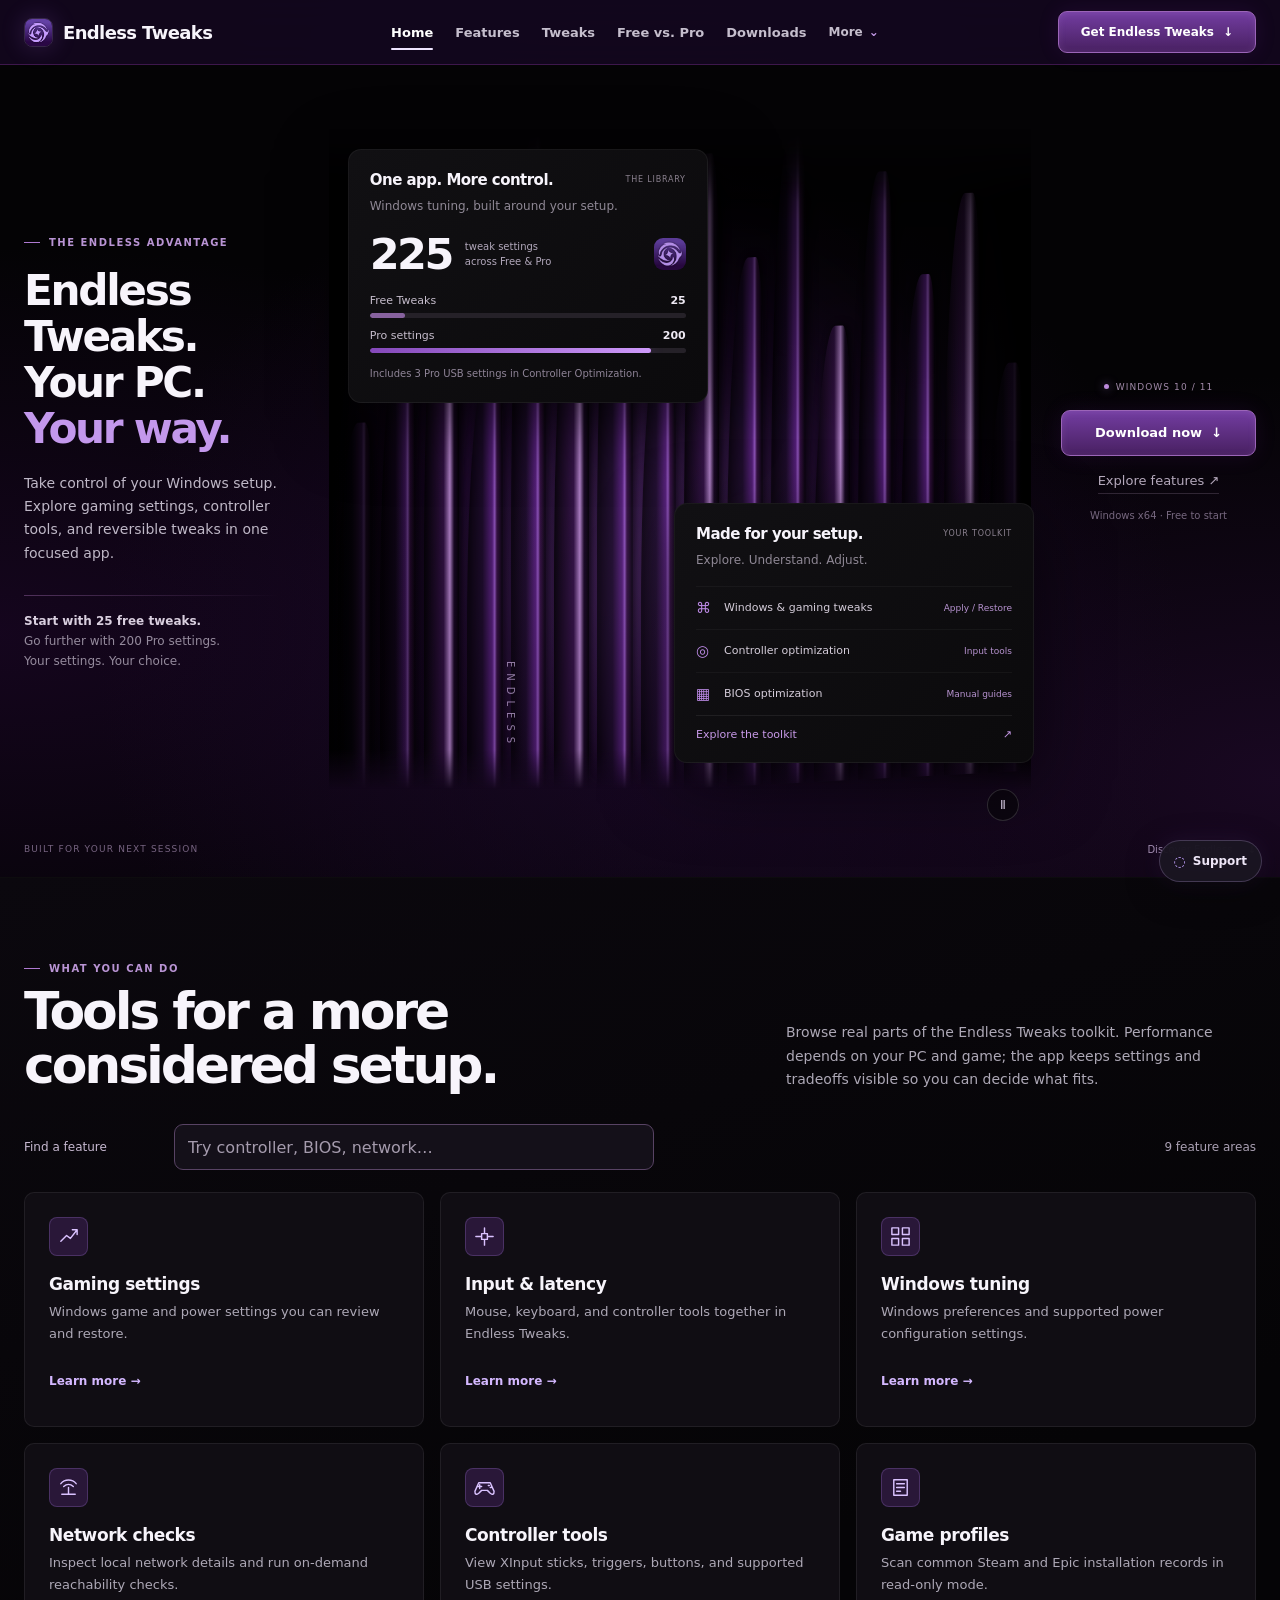
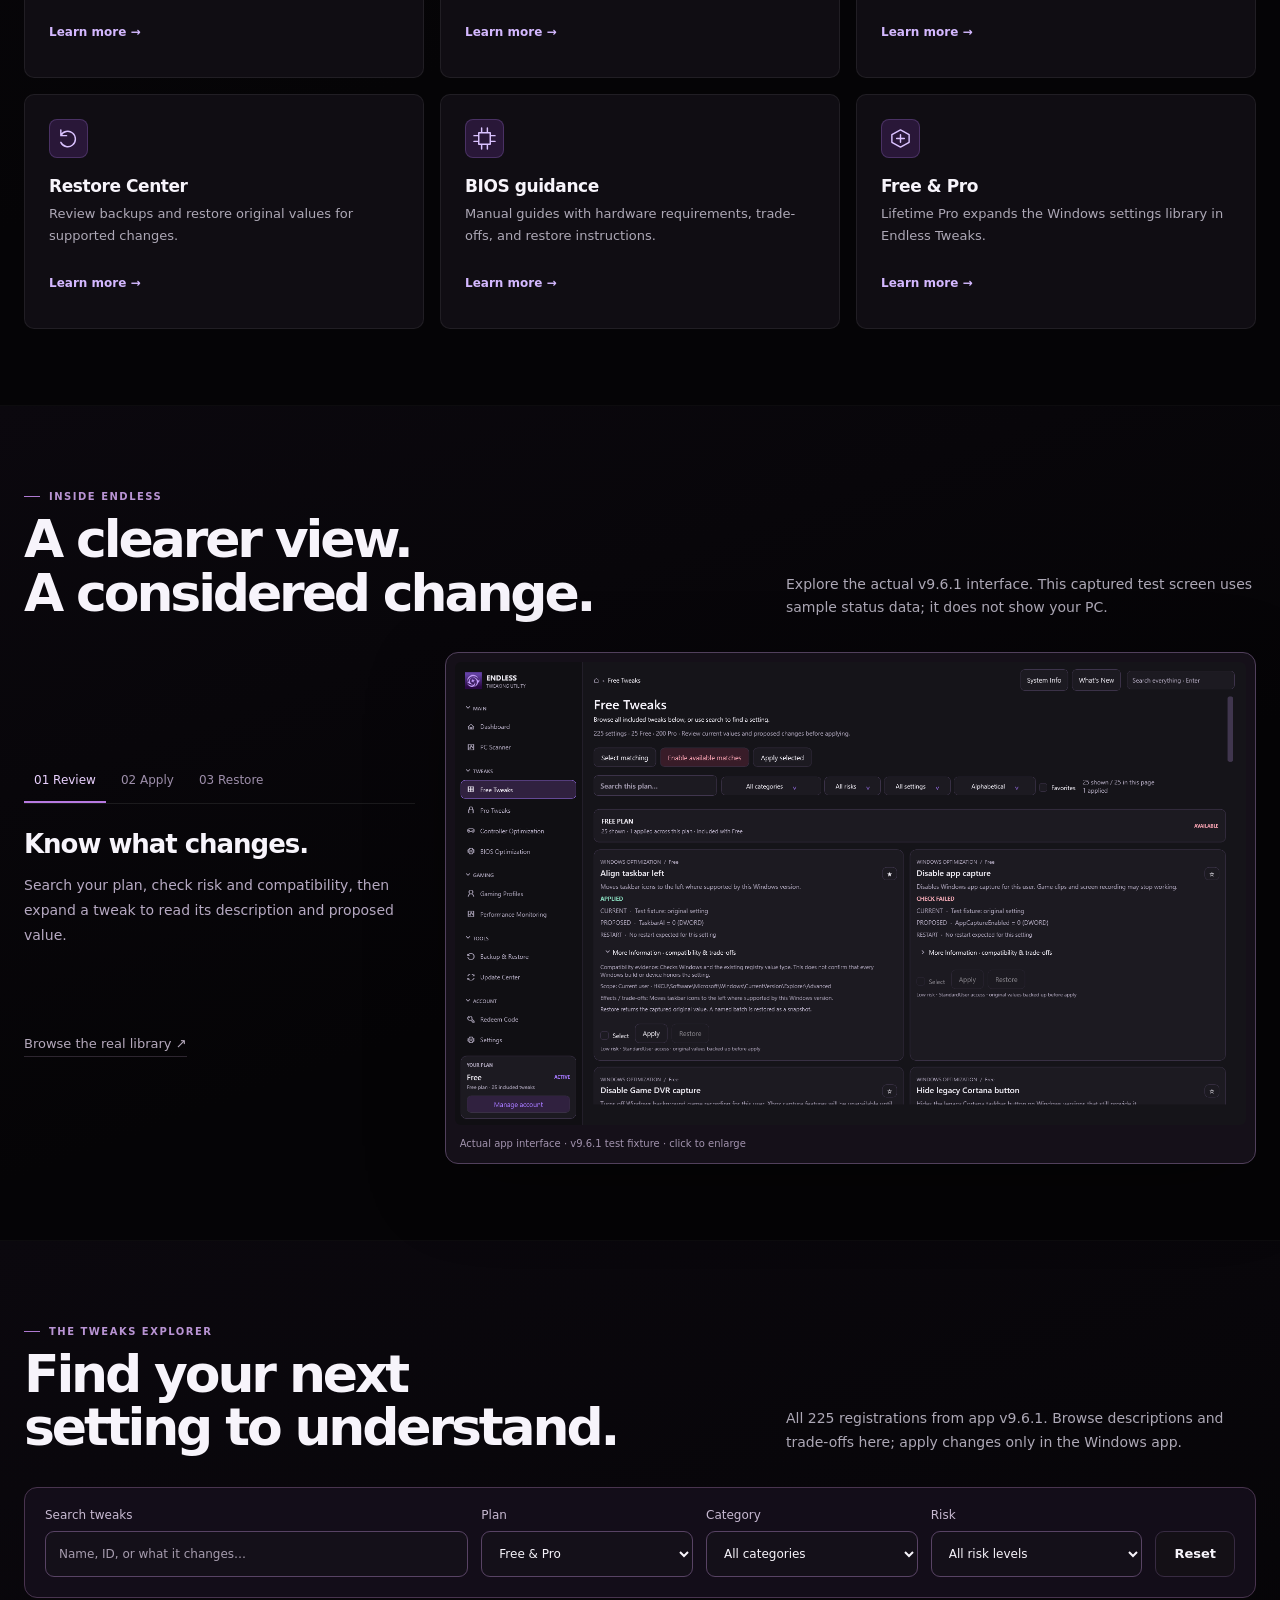
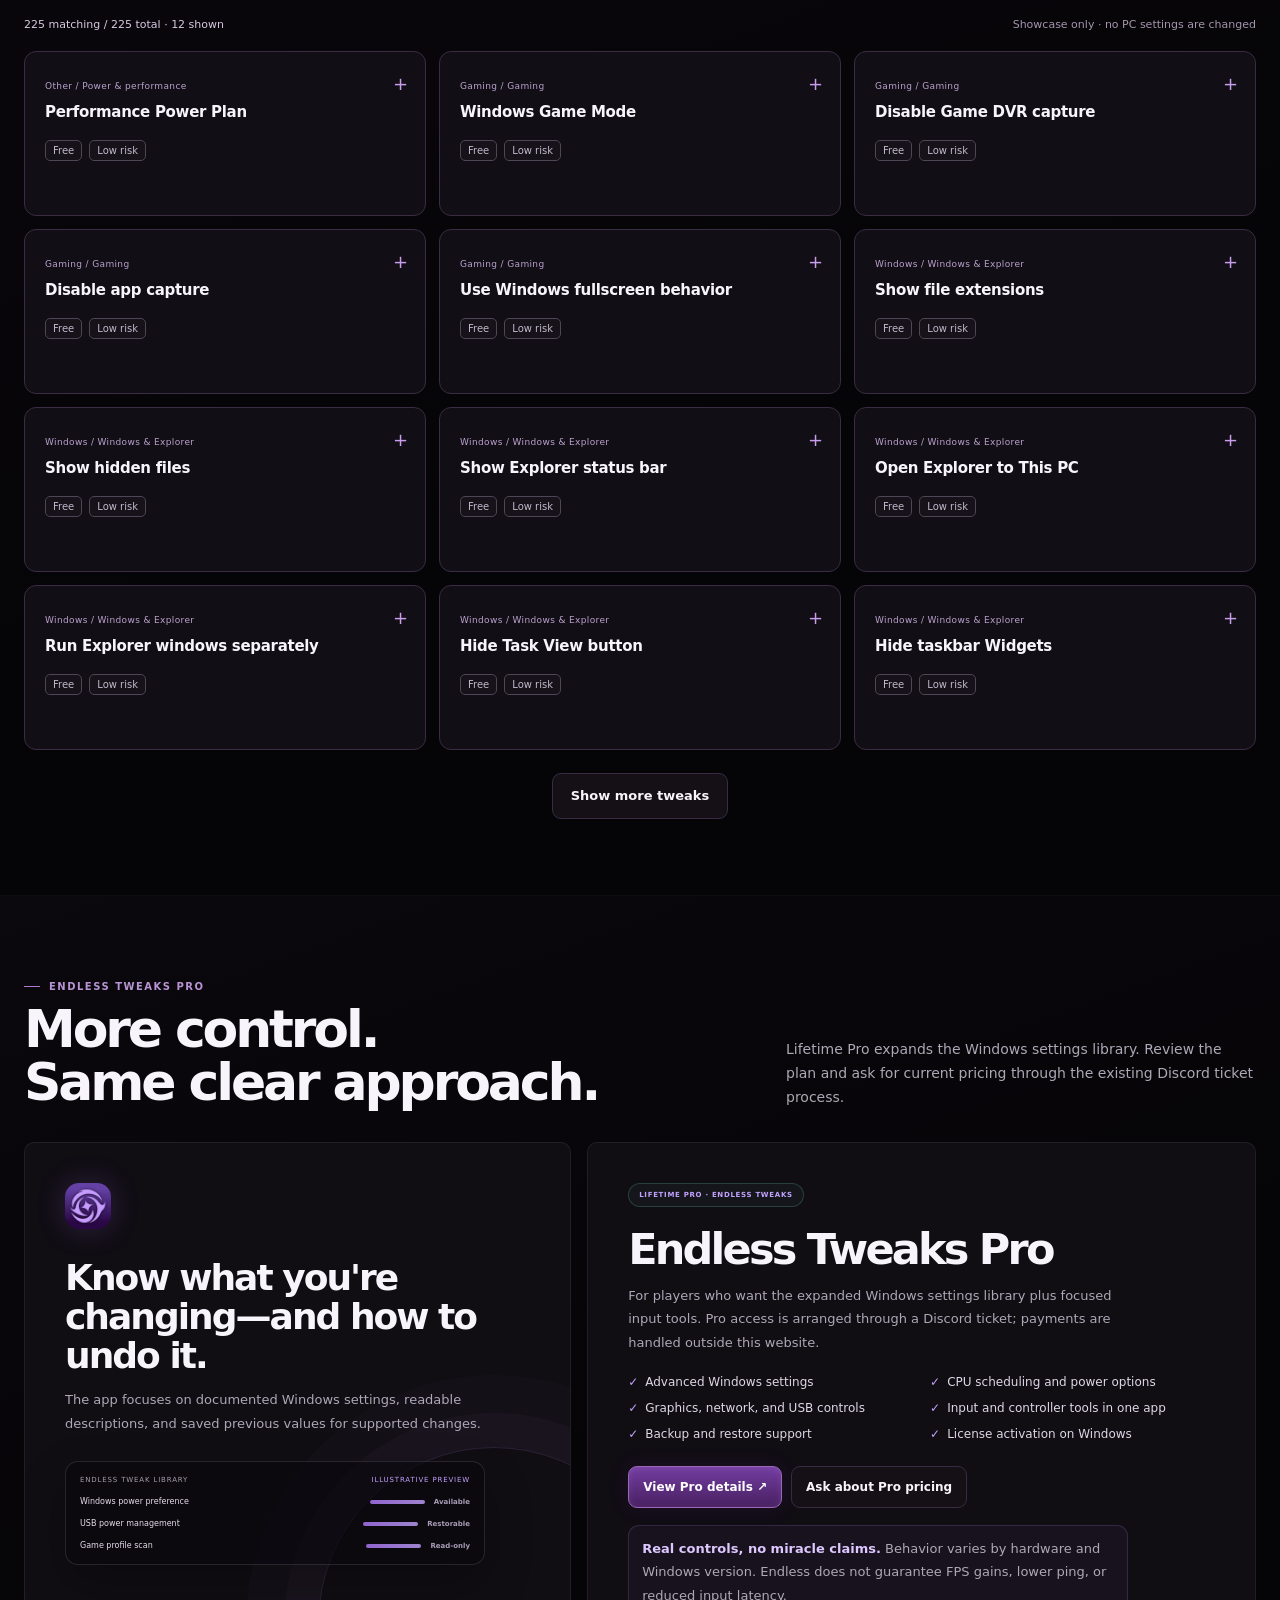
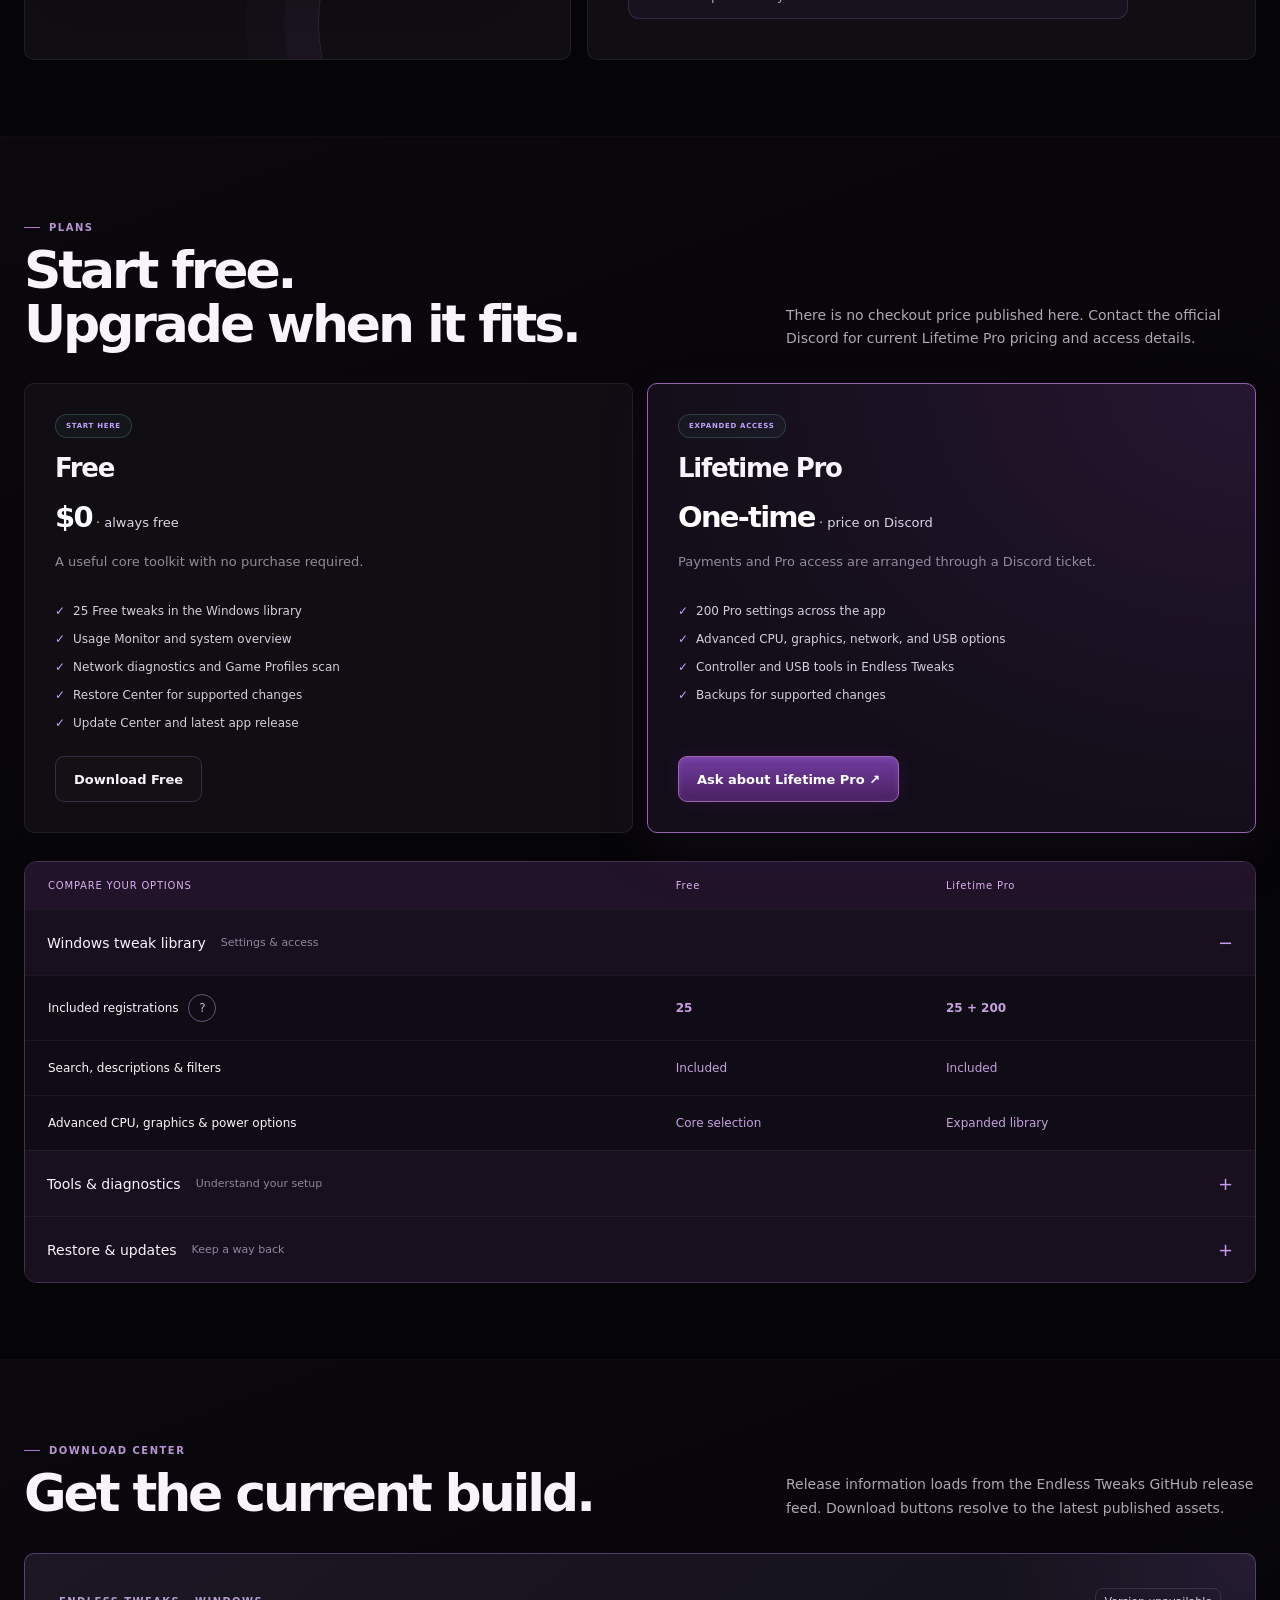
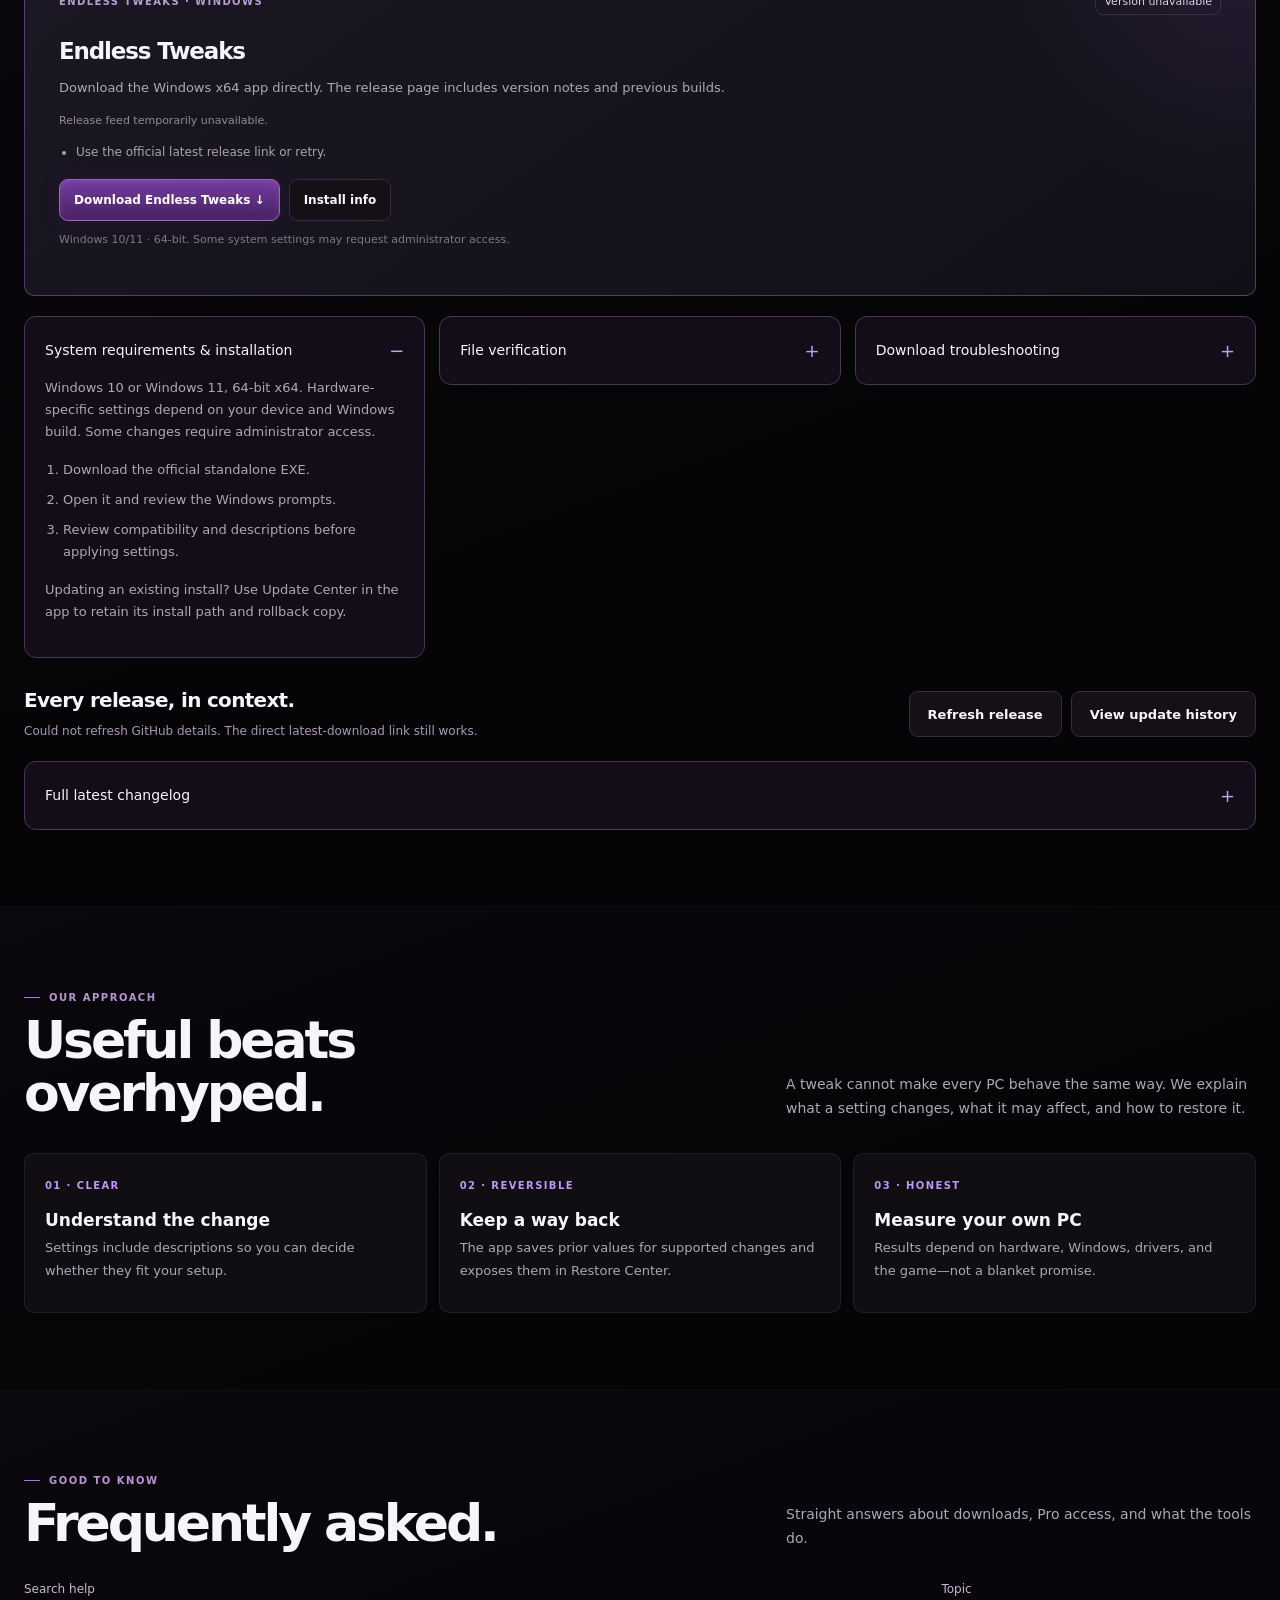
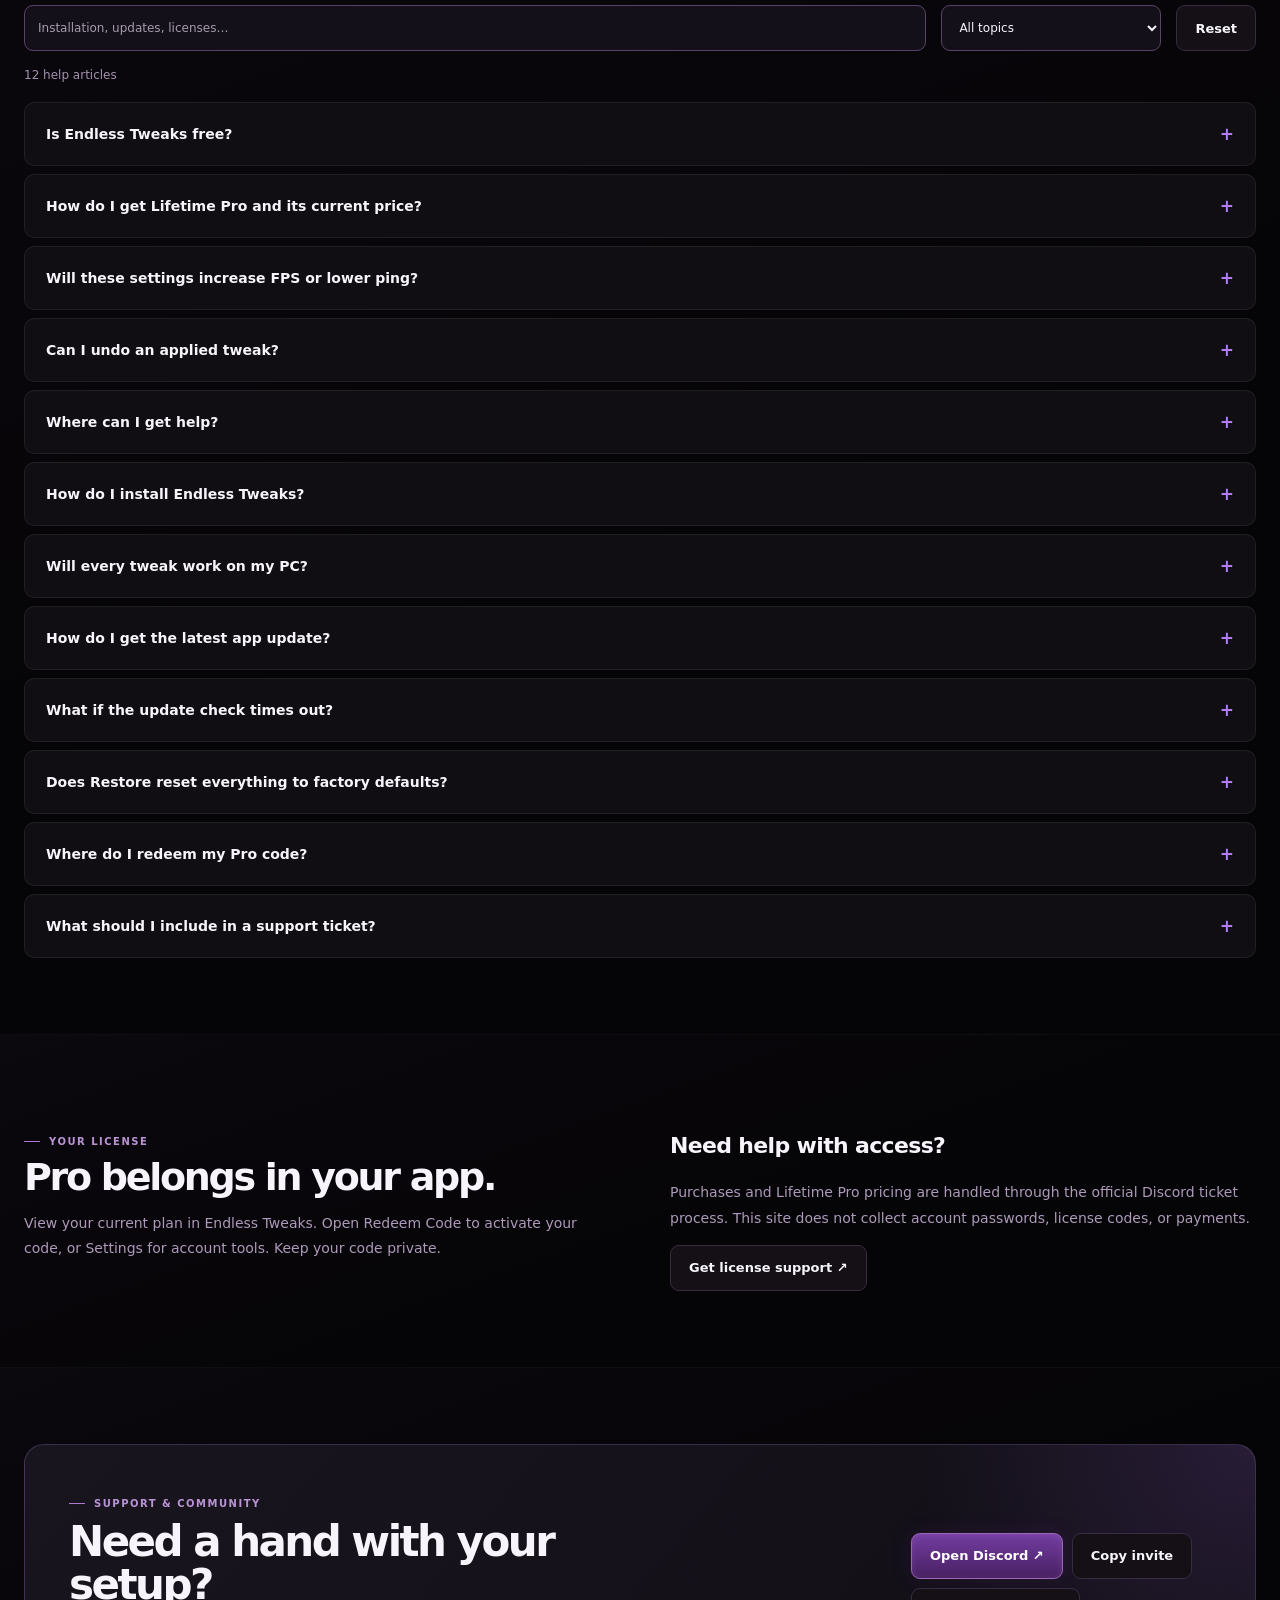
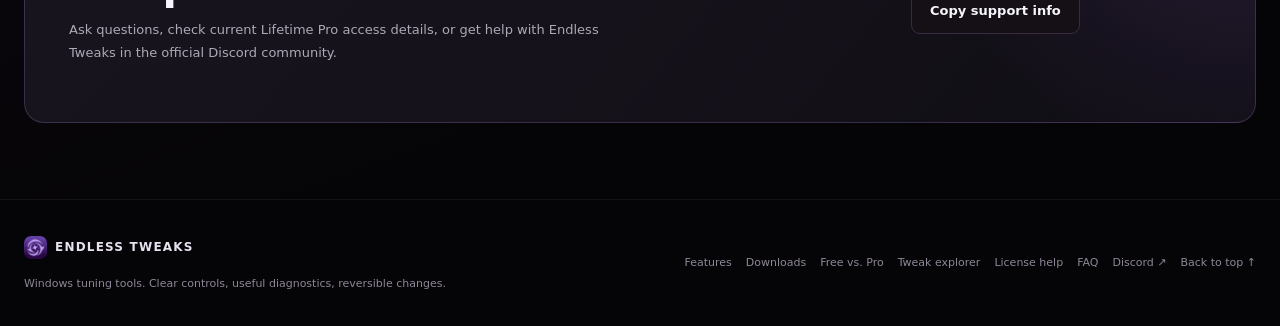
<file: index.html>
<!doctype html>
<html lang="en">
<head>
  <meta charset="utf-8">
  <meta name="viewport" content="width=device-width, initial-scale=1">
  <meta name="theme-color" content="#100919">
  <link rel="canonical" href="https://endlesstweaks.github.io/endless-site/">
  <link rel="icon" type="image/png" href="endless-logo-purple.png">
  <meta name="twitter:card" content="summary">
  <meta property="og:url" content="https://endlesstweaks.github.io/endless-site/">
  <meta name="description" content="Endless Tweaks gives PC players clear Windows tuning tools, reversible settings, system insights, and controller diagnostics.">
  <meta property="og:type" content="website">
  <meta property="og:title" content="Endless Tweaks — Play sharp. Stay in control.">
  <meta property="og:description" content="A practical Windows toolkit for gaming settings, system insight, and responsive inputs.">
  <meta property="og:image" content="https://endlesstweaks.github.io/endless-site/endless-logo-purple.png">
  <title>Endless Tweaks — Play sharp. Stay in control.</title>
  <link rel="stylesheet" href="site.css?v=10.0">
</head>
<body>
  <noscript><style>[data-reveal]{opacity:1!important;transform:none!important}</style><p class="wrap">JavaScript is needed for search and live release details. The official download and support links remain available below.</p></noscript>
  <a class="skip" href="#main">Skip to content</a>
  <div class="announcement" id="announcement" aria-live="polite"><div class="announcement-in wrap"><span id="announcementText"></span><a id="announcementLink" href="#downloads">Details</a><button class="icon-button" type="button" aria-label="Dismiss announcement">×</button></div></div>
  <header class="topbar"><nav class="nav wrap" aria-label="Main navigation">
    <a class="brand" href="#top" aria-label="Endless Tweaks home"><img width="64" height="64" src="endless-logo-purple.png" alt=""><span>Endless<em> Tweaks</em></span></a>
    <div class="navlinks" id="siteNav"><a href="#top">Home</a><a href="#features">Features</a><a href="#explorer">Tweaks</a><a href="#pricing">Free vs. Pro</a><a href="#downloads">Downloads</a><details class="nav-more"><summary>More</summary><div class="nav-dropdown"><a href="#showcase">App preview</a><a href="#pro-pack">Pro details</a><a href="#faq">FAQ</a><a href="#support">Support</a><a href="#license-help">License help</a></div></details></div>
    <div class="nav-actions"><a class="button small" href="#downloads">Get Endless Tweaks <span aria-hidden="true">↓</span></a><button class="menu-toggle" type="button" aria-label="Open navigation menu" aria-expanded="false" aria-controls="siteNav"><span aria-hidden="true">☰</span></button></div>
  </nav></header>
  <main id="main">
    <section class="hero" id="top" aria-labelledby="heroTitle"><div class="hero-grid wrap">
      <div class="hero-intro">
        <span class="eyebrow">THE ENDLESS ADVANTAGE</span>
        <h1 id="heroTitle">Endless Tweaks.<br> Your PC.<br> <span>Your way.</span></h1>
        <p class="hero-copy">Take control of your Windows setup. Explore gaming settings, controller tools, and reversible tweaks in one focused app.</p>
        <div class="hero-note"><span class="note-line"></span><p><strong>Start with 25 free tweaks.</strong><br>Go further with 200 Pro settings.<br>Your settings. Your choice.</p></div>
      </div>
      <div class="hero-art" id="heroArt">
        <div class="light-field" id="packStage" aria-hidden="true"><div class="light-core"></div><div class="light-fins"><i style="--i:0;--rise:58%"></i><i style="--i:1;--rise:72%"></i><i style="--i:2;--rise:90%"></i><i style="--i:3;--rise:66%"></i><i style="--i:4;--rise:100%"></i><i style="--i:5;--rise:82%"></i><i style="--i:6;--rise:94%"></i><i style="--i:7;--rise:70%"></i><i style="--i:8;--rise:96%"></i><i style="--i:9;--rise:80%"></i><i style="--i:10;--rise:100%"></i><i style="--i:11;--rise:69%"></i><i style="--i:12;--rise:92%"></i><i style="--i:13;--rise:76%"></i><i style="--i:14;--rise:88%"></i><i style="--i:15;--rise:62%"></i></div><div class="light-shade"></div><span class="field-wordmark">ENDLESS</span></div>
        <article class="flow-card library-card" aria-label="Endless Tweaks library counts">
          <div class="flow-head"><h2>One app. More control.</h2><span>THE LIBRARY</span></div>
          <p>Windows tuning, built around your setup.</p>
          <div class="library-total"><strong data-counter="225">225</strong><span>tweak settings<br>across Free &amp; Pro</span><img width="64" height="64" src="endless-logo-purple.png" alt=""></div>
          <div class="library-label"><span>Free Tweaks</span><strong>25</strong></div><div class="library-track"><i style="--fill:11.11%"></i></div>
          <div class="library-label"><span>Pro settings</span><strong>200</strong></div><div class="library-track pro-track"><i style="--fill:88.89%"></i></div>
          <small>Includes 3 Pro USB settings in Controller Optimization.</small>
        </article>
        <article class="flow-card toolkit-card">
          <div class="flow-head"><h2>Made for your setup.</h2><span>YOUR TOOLKIT</span></div>
          <p>Explore. Understand. Adjust.</p>
          <div class="toolkit-row"><span class="toolkit-symbol" aria-hidden="true">⌘</span><span>Windows &amp; gaming tweaks</span><b>Apply / Restore</b></div>
          <div class="toolkit-row"><span class="toolkit-symbol" aria-hidden="true">◎</span><span>Controller optimization</span><b>Input tools</b></div>
          <div class="toolkit-row"><span class="toolkit-symbol" aria-hidden="true">▦</span><span>BIOS optimization</span><b>Manual guides</b></div>
          <a class="toolkit-link" href="#features">Explore the toolkit <span aria-hidden="true">↗</span></a>
        </article>
        <button type="button" class="motion-control" id="motionToggle" aria-label="Pause background animation" aria-pressed="false"><span aria-hidden="true" id="motionIcon">Ⅱ</span></button>
      </div>
      <div class="hero-convert"><span class="platform-label"><i aria-hidden="true"></i> WINDOWS 10 / 11</span><a class="button" href="#downloads">Download now <span aria-hidden="true">↓</span></a><a class="quiet-link" href="#features">Explore features <span aria-hidden="true">↗</span></a><p>Windows x64 · Free to start</p></div>
      <div class="hero-bottom"><span>BUILT FOR YOUR NEXT SESSION</span><a href="#features">Discover Endless <span aria-hidden="true">↓</span></a></div>
    </div></section>

    <section class="section" id="features"><div class="wrap">
      <div class="section-head" data-reveal><div><span class="eyebrow">What you can do</span><h2>Tools for a more<br>considered setup.</h2></div><p class="section-copy">Browse real parts of the Endless Tweaks toolkit. Performance depends on your PC and game; the app keeps settings and tradeoffs visible so you can decide what fits.</p></div>
      <div class="feature-search"><label for="featureSearch">Find a feature</label><input type="search" id="featureSearch" placeholder="Try controller, BIOS, network…" maxlength="120"><p id="featureCount" role="status">9 feature areas</p></div>
      <div class="feature-grid">
        <article class="feature-card" data-feature="gaming" data-reveal><span class="feature-icon" aria-hidden="true">↗</span><h3>Gaming settings</h3><p>Windows game and power settings you can review and restore.</p><button class="learn" type="button">Learn more →</button></article>
        <article class="feature-card" data-feature="input" data-reveal><span class="feature-icon" aria-hidden="true">⌁</span><h3>Input &amp; latency</h3><p>Mouse, keyboard, and controller tools together in Endless Tweaks.</p><button class="learn" type="button">Learn more →</button></article>
        <article class="feature-card" data-feature="windows" data-reveal><span class="feature-icon" aria-hidden="true">▦</span><h3>Windows tuning</h3><p>Windows preferences and supported power configuration settings.</p><button class="learn" type="button">Learn more →</button></article>
        <article class="feature-card" data-feature="network" data-reveal><span class="feature-icon" aria-hidden="true">⌁</span><h3>Network checks</h3><p>Inspect local network details and run on-demand reachability checks.</p><button class="learn" type="button">Learn more →</button></article>
        <article class="feature-card" data-feature="controller" data-reveal><span class="feature-icon" aria-hidden="true">◎</span><h3>Controller tools</h3><p>View XInput sticks, triggers, buttons, and supported USB settings.</p><button class="learn" type="button">Learn more →</button></article>
        <article class="feature-card" data-feature="profiles" data-reveal><span class="feature-icon" aria-hidden="true">◈</span><h3>Game profiles</h3><p>Scan common Steam and Epic installation records in read-only mode.</p><button class="learn" type="button">Learn more →</button></article>
        <article class="feature-card" data-feature="restore" data-reveal><span class="feature-icon" aria-hidden="true">↶</span><h3>Restore Center</h3><p>Review backups and restore original values for supported changes.</p><button class="learn" type="button">Learn more →</button></article>
        <article class="feature-card" data-feature="bios" data-reveal><span class="feature-icon" aria-hidden="true">▦</span><h3>BIOS guidance</h3><p>Manual guides with hardware requirements, trade-offs, and restore instructions.</p><button class="learn" type="button">Learn more →</button></article>
        <article class="feature-card" data-feature="plans" data-reveal><span class="feature-icon" aria-hidden="true">✦</span><h3>Free &amp; Pro</h3><p>Lifetime Pro expands the Windows settings library in Endless Tweaks.</p><button class="learn" type="button">Learn more →</button></article>
      </div>
    </div></section>


    <section class="section" id="showcase"><div class="wrap">
      <div class="section-head"><div><span class="eyebrow">INSIDE ENDLESS</span><h2>A clearer view.<br>A considered change.</h2></div><p class="section-copy">Explore the actual v9.6.1 interface. This captured test screen uses sample status data; it does not show your PC.</p></div>
      <div class="showcase-layout"><div class="walkthrough"><div class="step-tabs" role="tablist" aria-label="App walkthrough"><button role="tab" id="step-review" aria-selected="true" aria-controls="walkthroughPanel" data-step="0">01 Review</button><button role="tab" id="step-apply" tabindex="-1" aria-selected="false" aria-controls="walkthroughPanel" data-step="1">02 Apply</button><button role="tab" id="step-restore" tabindex="-1" aria-selected="false" aria-controls="walkthroughPanel" data-step="2">03 Restore</button></div><div id="walkthroughPanel" role="tabpanel" aria-labelledby="step-review" tabindex="0"><h3>Know what changes.</h3><p>Search your plan, check risk and compatibility, then expand a tweak to read its description and proposed value.</p></div><a class="quiet-link" href="#explorer">Browse the real library ↗</a></div>
      <figure class="app-frame"><button id="previewZoom" type="button" aria-label="Enlarge actual Endless Tweaks app screenshot"><img src="app-preview.png" width="1540" height="900" loading="lazy" decoding="async" alt="Endless Tweaks Free Tweaks page showing search, category filters, original values, compatibility information and Apply/Restore controls"></button><figcaption>Actual app interface · v9.6.1 test fixture · click to enlarge</figcaption></figure></div>
    </div></section>
    <section class="section" id="explorer"><div class="wrap">
      <div class="section-head"><div><span class="eyebrow">THE TWEAKS EXPLORER</span><h2>Find your next<br>setting to understand.</h2></div><p class="section-copy">All 225 registrations from app v9.6.1. Browse descriptions and trade-offs here; apply changes only in the Windows app.</p></div>
      <div class="explorer-toolbar"><label class="search-field">Search tweaks<input id="tweakSearch" type="search" placeholder="Name, ID, or what it changes…" maxlength="160"></label><label>Plan<select id="planFilter"><option value="All">Free &amp; Pro</option><option>Free</option><option>Pro</option></select></label><label>Category<select id="categoryFilter"><option value="All">All categories</option><option>CPU</option><option>GPU</option><option>RAM</option><option>Windows</option><option>Network</option><option>Gaming</option><option>Other</option><option>Controller</option></select></label><label>Risk<select id="riskFilter"><option value="All">All risk levels</option><option>Low</option><option>Medium</option><option>High</option></select></label><button class="button secondary" id="resetExplorer" type="button">Reset</button></div>
      <div class="results-meta"><p id="tweakCount" role="status" aria-live="polite">Loading app catalog…</p><span>Showcase only · no PC settings are changed</span></div><div id="tweakResults" class="tweak-results" aria-busy="true"><div class="loading-card skeleton"></div><div class="loading-card skeleton"></div><div class="loading-card skeleton"></div></div><div class="results-actions"><button id="loadTweaks" class="button secondary" type="button" hidden>Show more tweaks</button><button id="retryCatalog" class="button secondary" type="button" hidden>Retry catalog</button></div>
    </div></section>

    <section class="section" id="pro-pack"><div class="wrap">
      <div class="section-head" data-reveal><div><span class="eyebrow">Endless Tweaks Pro</span><h2>More control.<br>Same clear approach.</h2></div><p class="section-copy">Lifetime Pro expands the Windows settings library. Review the plan and ask for current pricing through the existing Discord ticket process.</p></div>
      <div class="split">
        <div class="showcase" data-reveal><img class="showcase-mark" src="endless-logo-purple.png" alt="Endless Tweaks logo" loading="lazy"><h3>Know what you're changing—and how to undo it.</h3><p>The app focuses on documented Windows settings, readable descriptions, and saved previous values for supported changes.</p>
          <div class="mini-window" aria-label="Illustrative interface preview, not live system data"><div class="mini-head"><span>ENDLESS TWEAK LIBRARY</span><span>ILLUSTRATIVE PREVIEW</span></div><div class="mini-row"><span>Windows power preference</span><i></i><b>Available</b></div><div class="mini-row"><span>USB power management</span><i></i><b>Restorable</b></div><div class="mini-row"><span>Game profile scan</span><i></i><b>Read-only</b></div></div>
        </div>
        <article class="product" data-reveal><span class="tag">Lifetime Pro · Endless Tweaks</span><div><h3>Endless Tweaks Pro</h3><p>For players who want the expanded Windows settings library plus focused input tools. Pro access is arranged through a Discord ticket; payments are handled outside this website.</p>
          <ul class="bullets"><li>Advanced Windows settings</li><li>CPU scheduling and power options</li><li>Graphics, network, and USB controls</li><li>Input and controller tools in one app</li><li>Backup and restore support</li><li>License activation on Windows</li></ul>
        </div><div><div class="cta-row"><button class="button small" type="button" data-dialog="proDialog">View Pro details ↗</button><a class="button secondary small" href="https://discord.gg/4qNSaAs9qr" target="_blank" rel="noopener">Ask about Pro pricing</a></div><p class="callout"><strong>Real controls, no miracle claims.</strong> Behavior varies by hardware and Windows version. Endless does not guarantee FPS gains, lower ping, or reduced input latency.</p></div></article>
      </div>
    </div></section>

    <section class="section" id="pricing"><div class="wrap">
      <div class="section-head" data-reveal><div><span class="eyebrow">Plans</span><h2>Start free.<br>Upgrade when it fits.</h2></div><p class="section-copy">There is no checkout price published here. Contact the official Discord for current Lifetime Pro pricing and access details.</p></div>
      <div class="plans">
        <article class="plan" data-reveal><span class="tag">START HERE</span><h3>Free</h3><p class="plan-price"><strong>$0</strong> · always free</p><p class="plan-note">A useful core toolkit with no purchase required.</p><ul class="plan-list"><li>25 Free tweaks in the Windows library</li><li>Usage Monitor and system overview</li><li>Network diagnostics and Game Profiles scan</li><li>Restore Center for supported changes</li><li>Update Center and latest app release</li></ul><a class="button secondary" href="#downloads">Download Free</a></article>
        <article class="plan pro" data-reveal><span class="tag">EXPANDED ACCESS</span><h3>Lifetime Pro</h3><p class="plan-price"><strong>One-time</strong> · price on Discord</p><p class="plan-note">Payments and Pro access are arranged through a Discord ticket.</p><ul class="plan-list"><li>200 Pro settings across the app</li><li>Advanced CPU, graphics, network, and USB options</li><li>Controller and USB tools in Endless Tweaks</li><li>Backups for supported changes</li></ul><a class="button" href="https://discord.gg/4qNSaAs9qr" target="_blank" rel="noopener">Ask about Lifetime Pro ↗</a></article>
      </div>
      <div class="plan-comparison" aria-label="Free and Pro feature comparison">
        <div class="comparison-label"><span>COMPARE YOUR OPTIONS</span><span>Free</span><span>Lifetime Pro</span></div>
        <details open><summary>Windows tweak library <span>Settings &amp; access</span></summary><div class="compare-row"><span>Included registrations <button class="help-tip" type="button" data-tip="25 Free and 200 Pro permissions. Pro includes 197 regular settings plus 3 USB settings in Controller Optimization." aria-label="Explain tweak counts">?</button></span><strong>25</strong><strong>25 + 200</strong></div><div class="compare-row"><span>Search, descriptions &amp; filters</span><span>Included</span><span>Included</span></div><div class="compare-row"><span>Advanced CPU, graphics &amp; power options</span><span>Core selection</span><span>Expanded library</span></div></details>
        <details><summary>Tools &amp; diagnostics <span>Understand your setup</span></summary><div class="compare-row"><span>Controller diagnostics</span><span>Included</span><span>Included</span></div><div class="compare-row"><span>Hardware scan &amp; monitoring</span><span>Included</span><span>Included</span></div><div class="compare-row"><span>BIOS guides <button class="help-tip" type="button" data-tip="Manual guidance only. Review your hardware requirements in the app; Endless does not flash or remotely configure your BIOS." aria-label="Explain BIOS guidance">?</button></span><span>Guidance</span><span>Guidance</span></div></details>
        <details><summary>Restore &amp; updates <span>Keep a way back</span></summary><div class="compare-row"><span>Restore supported changes <button class="help-tip" type="button" data-tip="Restore uses the values saved before applying a supported tweak. A saved original value is required; restore is not a promise of factory defaults." aria-label="Explain restore availability">?</button></span><span>Included</span><span>Included</span></div><div class="compare-row"><span>Signed app updates</span><span>Included</span><span>Included</span></div></details>
      </div>
    </div></section>

    <section class="section" id="downloads"><div class="wrap">
      <div class="section-head" data-reveal><div><span class="eyebrow">Download center</span><h2>Get the current build.</h2></div><p class="section-copy">Release information loads from the Endless Tweaks GitHub release feed. Download buttons resolve to the latest published assets.</p></div>
      <div class="downloads">
        <article class="download-card primary" data-reveal><div class="download-meta"><small>ENDLESS TWEAKS · WINDOWS</small><span class="pill" id="releaseVersion"><span class="skeleton" aria-label="Loading version"></span></span></div><h3>Endless Tweaks</h3><p>Download the Windows x64 app directly. The release page includes version notes and previous builds.</p><p class="release-date" id="releaseDate" aria-live="polite">Checking the latest release…</p><ul class="release-notes" id="releaseNotes"><li>Release notes load from GitHub.</li></ul><div class="cta-row"><a class="button small product-download" href="https://github.com/EndlessTweaks/endless-site/releases/latest/download/EndlessTweaks-Consumer-win-x64.exe" data-release-url="https://github.com/EndlessTweaks/endless-site/releases/latest/download/EndlessTweaks-Consumer-win-x64.exe" download>Download Endless Tweaks ↓</a><button class="button secondary small" type="button" data-dialog="downloadDialog">Install info</button></div><p class="download-foot">Windows 10/11 · 64-bit. Some system settings may request administrator access.</p></article>
      </div>

      <div class="download-details"><details open><summary>System requirements &amp; installation</summary><p>Windows 10 or Windows 11, 64-bit x64. Hardware-specific settings depend on your device and Windows build. Some changes require administrator access.</p><ol><li>Download the official standalone EXE.</li><li>Open it and review the Windows prompts.</li><li>Review compatibility and descriptions before applying settings.</li></ol><p>Updating an existing install? Use Update Center in the app to retain its install path and rollback copy.</p></details><details><summary>File verification</summary><p>The updater verifies the publisher-signed manifest and package hash before installation. A GitHub download hash checks file integrity; it is not a Windows code-signing certificate.</p><p id="assetInfo">Loading official EXE details…</p><label for="downloadHash">EXE SHA-256 reported by GitHub</label><code id="downloadHash">Not yet available</code><button class="button secondary small" id="copyHash" type="button" disabled>Copy SHA-256</button><p>In PowerShell, run <code>Get-FileHash -Algorithm SHA256 .\EndlessTweaks-Consumer-win-x64.exe</code> and compare the result.</p></details><details><summary>Download troubleshooting</summary><p>If a download stalls, retry the official release link. If Update Center cannot reach GitHub, check your connection and retry. Never disable security software to force an unverified download.</p><a class="quiet-link" href="#faq">Search installation &amp; update help ↗</a></details></div>
      <div class="release-center"><div><h3>Every release, in context.</h3><p id="releaseFreshness" role="status">Checking the official release source…</p></div><div class="cta-row"><button class="button secondary" id="refreshRelease" type="button">Refresh release</button><button class="button secondary" id="historyToggle" type="button" aria-expanded="false" aria-controls="releaseHistory">View update history</button></div></div><details class="changelog"><summary>Full latest changelog</summary><pre id="fullChangelog">Loading official release notes…</pre></details><div id="releaseHistory" class="release-history" hidden></div>
    </div></section>

    <section class="section" id="approach"><div class="wrap">
      <div class="section-head" data-reveal><div><span class="eyebrow">Our approach</span><h2>Useful beats<br>overhyped.</h2></div><p class="section-copy">A tweak cannot make every PC behave the same way. We explain what a setting changes, what it may affect, and how to restore it.</p></div>
      <div class="approach-grid"><article class="approach-card" data-reveal><span class="approach-num">01 · CLEAR</span><h3>Understand the change</h3><p>Settings include descriptions so you can decide whether they fit your setup.</p></article><article class="approach-card" data-reveal><span class="approach-num">02 · REVERSIBLE</span><h3>Keep a way back</h3><p>The app saves prior values for supported changes and exposes them in Restore Center.</p></article><article class="approach-card" data-reveal><span class="approach-num">03 · HONEST</span><h3>Measure your own PC</h3><p>Results depend on hardware, Windows, drivers, and the game—not a blanket promise.</p></article></div>
    </div></section>

    <section class="section" id="faq"><div class="wrap">
      <div class="section-head" data-reveal><div><span class="eyebrow">Good to know</span><h2>Frequently asked.</h2></div><p class="section-copy">Straight answers about downloads, Pro access, and what the tools do.</p></div>
      <div class="faq-toolbar"><label class="search-field">Search help<input id="faqSearch" type="search" maxlength="160" placeholder="Installation, updates, licenses…"></label><label>Topic<select id="faqCategory"><option value="All">All topics</option><option>Plans</option><option>Installation</option><option>Updates</option><option>Compatibility</option><option>Restore</option><option>Support</option></select></label><button id="resetFaq" class="button secondary" type="button">Reset</button></div><p id="faqCount" role="status"></p>
      <div class="faq" data-reveal>
        <div class="faq-item"><button class="faq-q" aria-expanded="false"><span>Is Endless Tweaks free?</span><span aria-hidden="true">+</span></button><div class="faq-answer"><div><p>Start with 25 Free tweaks; Lifetime Pro expands the Windows settings library.</p></div></div></div>
        <div class="faq-item"><button class="faq-q" aria-expanded="false"><span>How do I get Lifetime Pro and its current price?</span><span aria-hidden="true">+</span></button><div class="faq-answer"><div><p>Open a ticket through the official Discord. The team shares current pricing and access details there; payments are handled outside this website.</p></div></div></div>
        <div class="faq-item"><button class="faq-q" aria-expanded="false"><span>Will these settings increase FPS or lower ping?</span><span aria-hidden="true">+</span></button><div class="faq-answer"><div><p>No result is guaranteed. Windows settings behave differently across PCs; basic reachability checks do not change your internet route or measure game-server performance.</p></div></div></div>
        <div class="faq-item"><button class="faq-q" aria-expanded="false"><span>Can I undo an applied tweak?</span><span aria-hidden="true">+</span></button><div class="faq-answer"><div><p>Supported changes save previous values in Restore Center. Review the description and current status before applying or restoring a setting.</p></div></div></div>
        <div class="faq-item"><button class="faq-q" aria-expanded="false"><span>Where can I get help?</span><span aria-hidden="true">+</span></button><div class="faq-answer"><div><p>Join the official Discord and open a support ticket. The support section also lets you copy the invite.</p></div></div></div>
      </div>
    </div></section>

    <section class="section" id="license-help"><div class="wrap license-help"><div><span class="eyebrow">YOUR LICENSE</span><h2>Pro belongs in your app.</h2><p>View your current plan in Endless Tweaks. Open Redeem Code to activate your code, or Settings for account tools. Keep your code private.</p></div><div><h3>Need help with access?</h3><p>Purchases and Lifetime Pro pricing are handled through the official Discord ticket process. This site does not collect account passwords, license codes, or payments.</p><a class="button secondary" href="https://discord.gg/4qNSaAs9qr" target="_blank" rel="noopener">Get license support ↗</a></div></div></section>
    <section class="section" id="support"><div class="wrap"><div class="support-band" data-reveal><div><span class="eyebrow">Support &amp; community</span><h2>Need a hand with your setup?</h2><p>Ask questions, check current Lifetime Pro access details, or get help with Endless Tweaks in the official Discord community.</p></div><div class="cta-row"><a class="button" href="https://discord.gg/4qNSaAs9qr" target="_blank" rel="noopener">Open Discord ↗</a><button class="button secondary" id="copyInvite" type="button">Copy invite</button><button class="button secondary" id="copySupport" type="button">Copy support info</button></div></div></div></section>
  </main>
  <footer class="footer"><div class="footer-in wrap"><a class="footer-brand" href="#top"><img width="64" height="64" src="endless-logo-purple.png" alt=""> ENDLESS TWEAKS</a><span class="footer-note">Windows tuning tools. Clear controls, useful diagnostics, reversible changes.</span><nav class="footer-links" aria-label="Footer navigation"><a href="#features">Features</a><a href="#downloads">Downloads</a><a href="#pricing">Free vs. Pro</a><a href="#explorer">Tweak explorer</a><a href="#license-help">License help</a><a href="#faq">FAQ</a><a href="https://discord.gg/4qNSaAs9qr" target="_blank" rel="noopener">Discord ↗</a><a href="#top">Back to top ↑</a></nav></div></footer>
  <a class="floating-support" href="https://discord.gg/4qNSaAs9qr" target="_blank" rel="noopener" aria-label="Open Endless Tweaks Discord support"><b aria-hidden="true">◌</b> Support</a><div class="toast" id="toast" role="status" aria-live="polite"></div>

  <dialog class="modal" id="welcomeDialog" aria-labelledby="welcomeTitle"><div class="modal-in"><div class="welcome-art"><img width="64" height="64" src="endless-logo-purple.png" alt=""></div><div class="modal-head"><div><span class="modal-kicker">Welcome to Endless Tweaks</span><h2 id="welcomeTitle">Tools for your next level.</h2></div><button class="icon-button" data-close aria-label="Close welcome dialog">×</button></div><p>Explore practical Windows tuning, system insight, and input tools designed to keep changes understandable and reversible.</p><div class="modal-actions"><a class="button small" href="#features" data-dismiss>Explore features</a><a class="button secondary small" href="#downloads" data-dismiss>Downloads</a></div></div></dialog>
  <dialog class="modal" id="proDialog" aria-labelledby="proTitle"><div class="modal-in"><div class="modal-head"><div><span class="modal-kicker">Lifetime plan</span><h2 id="proTitle">Endless Tweaks Pro</h2></div><button class="icon-button" data-close aria-label="Close Pro details">×</button></div><p>Lifetime Pro expands the Windows settings library in Endless Tweaks. There is no published checkout or price on this website; request current details through a Discord ticket.</p><ul class="detail-list"><li>Expanded Windows settings</li><li>CPU scheduling, graphics, network, and USB options</li><li>Controller diagnostics and input tools</li><li>Saved previous values for supported changes</li></ul><div class="modal-actions"><a class="button small" href="https://discord.gg/4qNSaAs9qr" target="_blank" rel="noopener">Ask about Lifetime Pro</a><a class="button secondary small" href="#pricing" data-close>Compare plans</a></div></div></dialog>
  <dialog class="modal" id="downloadDialog" aria-labelledby="downloadTitle"><div class="modal-in"><div class="modal-head"><div><span class="modal-kicker">Download center</span><h2 id="downloadTitle">Endless Tweaks for Windows.</h2></div><button class="icon-button" data-close aria-label="Close download information">×</button></div><p>Windows 10/11 · 64-bit. Download the current standalone app and follow the Windows prompts.</p><p class="status" id="downloadStatus" aria-live="polite">Checking the GitHub release feed…</p><ol class="detail-list"><li>Download the current Windows x64 executable.</li><li>Open the downloaded file and review any Windows prompts.</li><li>Some system settings may request administrator access.</li></ol><p>Review descriptions before applying settings; use Restore Center to put back saved values.</p><div class="modal-actions"><a class="button small product-download" href="https://github.com/EndlessTweaks/endless-site/releases/latest/download/EndlessTweaks-Consumer-win-x64.exe" data-release-url="https://github.com/EndlessTweaks/endless-site/releases/latest/download/EndlessTweaks-Consumer-win-x64.exe" download>Download current app ↓</a><a class="button secondary small" href="https://github.com/EndlessTweaks/endless-site/releases/latest" target="_blank" rel="noopener">Release notes</a></div></div></dialog>
  <dialog class="modal" id="featureDialog" aria-labelledby="featureTitle"><div class="modal-in"><div class="modal-head"><div><span class="modal-kicker">Endless feature</span><h2 id="featureTitle">Feature details</h2></div><button class="icon-button" data-close aria-label="Close feature details">×</button></div><p id="featureText"></p><div class="modal-actions"><a class="button small" href="#downloads" data-close>Explore downloads</a><button class="button secondary small" data-close>Close</button></div></div></dialog>
  <dialog class="modal" id="announcementDialog" aria-labelledby="announcementTitle"><div class="modal-in"><div class="modal-head"><div><span class="modal-kicker">Endless announcement</span><h2 id="announcementTitle">What's new</h2></div><button class="icon-button" data-close aria-label="Close announcement">×</button></div><p id="announcementDialogText"></p><div class="modal-actions"><a class="button small" id="announcementDialogLink" href="#downloads">View details</a><button class="button secondary small" data-close>Close</button></div></div></dialog>

  <dialog class="modal screenshot-dialog" id="screenshotDialog" aria-labelledby="screenshotTitle"><div class="modal-in"><div class="modal-head"><h2 id="screenshotTitle">Inside Endless Tweaks</h2><button class="icon-button" data-close aria-label="Close app screenshot">×</button></div><p>Actual v9.6.1 app interface, captured with test fixture data. Status values are examples.</p><img src="app-preview.png" width="1540" height="900" loading="lazy" alt="Full-size Free Tweaks page in Endless Tweaks"></div></dialog>
  <dialog class="modal" id="tipDialog" aria-labelledby="tipTitle"><div class="modal-in"><div class="modal-head"><h2 id="tipTitle">Feature details</h2><button class="icon-button" data-close aria-label="Close comparison help">×</button></div><p id="tipText"></p></div></dialog>
  <script src="site.js?v=10.0" defer></script>
  <script src="experience.js?v=10.0" defer></script>
</body>
</html>
</file>
<file: site.css>
:root{color-scheme:dark;--bg:#09080d;--surface:#111017;--surface2:#17151f;--line:rgba(224,211,248,.13);--line2:rgba(196,151,255,.34);--text:#f7f4fb;--muted:#aaa4b5;--purple:#b17cff;--purple2:#8856dc;--pink:#ee9aeb;--mint:#7ce4c5;--max:1180px;--mx:50vw;--my:25vh;font-family:Inter,ui-sans-serif,system-ui,-apple-system,BlinkMacSystemFont,"Segoe UI",sans-serif;font-synthesis:none;text-rendering:optimizeLegibility}
    *{box-sizing:border-box}html{scroll-behavior:smooth;scroll-padding-top:90px}body{margin:0;min-width:320px;overflow-x:hidden;background:var(--bg);color:var(--text)}body:before{content:"";position:fixed;inset:0;z-index:-1;pointer-events:none;background:radial-gradient(680px circle at var(--mx) var(--my),rgba(126,77,181,.13),transparent 67%)}body:after{content:"";position:fixed;inset:0;z-index:-2;pointer-events:none;opacity:.2;background-image:linear-gradient(rgba(255,255,255,.018) 1px,transparent 1px),linear-gradient(90deg,rgba(255,255,255,.018) 1px,transparent 1px);background-size:72px 72px;mask-image:linear-gradient(to bottom,black,transparent 72%)}a{color:inherit;text-decoration:none}button{font:inherit;color:inherit;cursor:pointer}img{max-width:100%}:focus-visible{outline:3px solid var(--mint);outline-offset:3px}.wrap{width:min(var(--max),calc(100% - 48px));margin-inline:auto}.skip{position:absolute;left:12px;top:-60px;z-index:90;padding:12px 16px;border-radius:10px;background:white;color:#111}.skip:focus{top:12px}
    .announcement{display:none;border-bottom:1px solid var(--line);background:rgba(177,124,255,.09)}.announcement.show{display:block}.announcement-in{display:flex;align-items:center;justify-content:center;gap:12px;min-height:40px;color:#e9dafd;font-size:12px;text-align:center}.announcement a{color:var(--mint);text-decoration:underline;text-underline-offset:3px}.icon-button,.menu-toggle{display:inline-grid;place-items:center;width:36px;height:36px;border:1px solid var(--line);border-radius:10px;background:rgba(255,255,255,.04)}
    .topbar{position:sticky;top:0;z-index:30;border-bottom:1px solid rgba(255,255,255,.065);background:rgba(9,8,13,.84);backdrop-filter:blur(18px)}.nav{height:76px;display:flex;align-items:center;justify-content:space-between;gap:22px}.brand{display:inline-flex;align-items:center;gap:10px;flex:0 0 auto;font-size:13px;font-weight:850;letter-spacing:.12em}.brand img{width:36px;height:36px;border:1px solid rgba(207,177,255,.2);border-radius:11px;object-fit:cover;box-shadow:0 0 24px rgba(173,120,255,.2)}.brand em{color:var(--purple);font-style:normal}.navlinks{display:flex;align-items:center;gap:clamp(14px,2.1vw,28px);color:#aaa4b5;font-size:12px}.navlinks a{position:relative;padding:10px 0;transition:color .18s}.navlinks a:hover,.navlinks a[aria-current=location]{color:white}.navlinks a[aria-current=location]:after{content:"";position:absolute;left:0;right:0;bottom:2px;height:2px;border-radius:2px;background:var(--purple)}.nav-actions{display:flex;align-items:center;gap:9px}.menu-toggle{display:none}
    .button{display:inline-flex;align-items:center;justify-content:center;gap:9px;min-height:46px;padding:0 18px;border:1px solid rgba(213,186,255,.2);border-radius:12px;background:linear-gradient(135deg,#b17cff,#8654d4);color:white;font-size:12px;font-weight:760;box-shadow:0 12px 35px rgba(130,83,204,.22);transition:transform .2s,box-shadow .2s,filter .2s,border-color .2s}.button:hover{transform:translateY(-2px);filter:brightness(1.08);box-shadow:0 16px 40px rgba(130,83,204,.32)}.button.secondary{border-color:var(--line);background:rgba(255,255,255,.035);box-shadow:none;color:var(--text)}.button.secondary:hover{border-color:var(--line2);background:rgba(177,124,255,.08)}.button.small{min-height:39px;padding-inline:14px;font-size:11px}.button.text{min-height:34px;padding:0;border:0;background:none;box-shadow:none;color:#d5baff}


    .section{padding:clamp(68px,8vw,100px) 0;border-top:1px solid rgba(255,255,255,.055)}.section-head{display:flex;align-items:end;justify-content:space-between;gap:26px;margin-bottom:30px}h2{margin:11px 0 0;font-size:clamp(33px,4.7vw,52px);line-height:1.03;letter-spacing:-.06em}.section-copy{max-width:470px;margin:0;color:var(--muted);font-size:12px;line-height:1.8}.feature-grid{display:grid;grid-template-columns:repeat(4,1fr);gap:13px}.feature-card{position:relative;min-height:212px;overflow:hidden;padding:20px;border:1px solid var(--line);border-radius:16px;background:linear-gradient(145deg,rgba(24,21,31,.94),rgba(16,14,21,.96));transition:transform .2s,border-color .2s,box-shadow .2s}.feature-card:after{content:"";position:absolute;inset:0;pointer-events:none;opacity:0;background:radial-gradient(280px circle at var(--lx,50%) var(--ly,50%),rgba(180,126,255,.12),transparent 67%);transition:opacity .2s}.feature-card:hover{transform:translateY(-4px);border-color:var(--line2);box-shadow:0 18px 42px rgba(0,0,0,.22),0 0 28px rgba(154,99,221,.08)}.feature-card:hover:after{opacity:1}.feature-icon{position:relative;z-index:1;display:grid;place-items:center;width:39px;height:39px;border:1px solid rgba(190,143,255,.22);border-radius:12px;background:rgba(173,120,255,.09);color:#dac2ff;font-size:16px}.feature-card h3{position:relative;z-index:1;margin:18px 0 7px;font-size:14px;letter-spacing:-.025em}.feature-card p{position:relative;z-index:1;min-height:45px;margin:0 0 9px;color:var(--muted);font-size:10px;line-height:1.7}.learn{position:relative;z-index:1;padding:4px 0;border:0;background:none;color:#d4b8ff;font-size:9px;font-weight:750}.learn:hover{color:var(--mint)}
    .split{display:grid;grid-template-columns:.9fr 1.1fr;gap:16px}.showcase,.product{position:relative;overflow:hidden;border:1px solid var(--line);border-radius:19px;background:linear-gradient(145deg,rgba(26,22,34,.98),rgba(15,14,20,.98))}.showcase{min-height:410px;padding:clamp(24px,4vw,40px)}.showcase:before{content:"";position:absolute;right:-100px;bottom:-140px;width:350px;height:350px;border:1px solid rgba(194,151,255,.15);border-radius:50%;box-shadow:0 0 0 34px rgba(194,151,255,.025),0 0 0 72px rgba(194,151,255,.02)}.showcase-mark{width:46px;height:46px;border-radius:14px;box-shadow:0 0 30px rgba(173,120,255,.2)}.showcase h3{max-width:430px;margin:26px 0 10px;font-size:clamp(27px,3vw,36px);line-height:1.08;letter-spacing:-.055em}.showcase p{max-width:450px;color:var(--muted);font-size:11px;line-height:1.8}.mini-window{position:relative;z-index:1;max-width:420px;margin-top:26px;padding:14px;border:1px solid rgba(235,224,250,.13);border-radius:13px;background:rgba(8,7,11,.56);box-shadow:0 20px 48px rgba(0,0,0,.22)}.mini-head{display:flex;justify-content:space-between;color:#a69dac;font-size:7px;letter-spacing:.12em}.mini-head span:last-child{color:var(--mint)}.mini-row{display:grid;grid-template-columns:1fr 55px auto;align-items:center;gap:9px;margin-top:13px;color:#e4deec;font-size:8px}.mini-row i{height:4px;border-radius:9px;background:linear-gradient(90deg,var(--purple),var(--mint));opacity:.8}.mini-row b{color:#a89db6;font-size:7px;font-weight:600}.product{display:flex;flex-direction:column;justify-content:space-between;padding:clamp(24px,4vw,40px)}.tag{display:inline-flex;align-items:center;gap:7px;width:fit-content;padding:7px 10px;border:1px solid rgba(124,228,197,.2);border-radius:99px;background:rgba(124,228,197,.045);color:var(--mint);font-size:7px;font-weight:800;letter-spacing:.1em;text-transform:uppercase}.product h3{max-width:500px;margin:21px 0 10px;font-size:clamp(30px,4vw,43px);line-height:1;letter-spacing:-.065em}.product p{max-width:500px;color:var(--muted);font-size:11px;line-height:1.8}.bullets{display:grid;grid-template-columns:1fr 1fr;gap:12px 17px;margin:21px 0 25px;padding:0;list-style:none;color:#ded8e7;font-size:9px}.bullets li:before{content:"✓";margin-right:7px;color:var(--mint)}.cta-row{display:flex;align-items:center;flex-wrap:wrap;gap:9px}.callout{margin:17px 0 0;padding:11px 13px;border:1px solid rgba(196,151,255,.16);border-radius:11px;background:rgba(173,120,255,.05);color:#b9b1c2;font-size:9px;line-height:1.65}.callout strong{color:#ddc7ff}
    .plans{display:grid;grid-template-columns:1fr 1fr;gap:14px}.plan{display:flex;flex-direction:column;min-height:355px;padding:26px;border:1px solid var(--line);border-radius:17px;background:linear-gradient(155deg,#17151e,#100f15)}.plan.pro{border-color:rgba(188,145,255,.45);background:radial-gradient(500px circle at 100% 0%,rgba(160,100,220,.14),transparent 56%),linear-gradient(155deg,#201a2b,#100f15);box-shadow:0 20px 56px rgba(85,54,133,.13)}.plan h3{margin:15px 0 4px;font-size:22px;letter-spacing:-.05em}.plan-price{color:#ddd7e7;font-size:11px}.plan-price strong{color:white;font-size:29px;letter-spacing:-.06em}.plan-note{margin-top:7px;color:#938b9d;font-size:9px}.plan-list{display:grid;gap:10px;margin:20px 0 24px;padding:0;list-style:none;color:#d4cedc;font-size:10px}.plan-list li{display:flex;gap:8px;line-height:1.5}.plan-list li:before{content:"✓";color:var(--mint);font-weight:900}.plan .button{width:fit-content;margin-top:auto}.comparison{margin-top:18px;overflow:auto;border:1px solid var(--line);border-radius:14px;background:rgba(18,16,24,.75)}table{width:100%;min-width:530px;border-collapse:collapse;text-align:left;font-size:9px}th,td{padding:12px 15px;border-bottom:1px solid rgba(255,255,255,.06)}th{color:#d8c6f3;font-size:8px;letter-spacing:.1em;text-transform:uppercase}td{color:var(--muted)}td:first-child{color:#e7e1ee}.yes{color:var(--mint)!important}
    .downloads{display:grid;grid-template-columns:minmax(0,1fr);gap:14px}.download-card{min-height:285px;padding:24px;border:1px solid var(--line);border-radius:17px;background:linear-gradient(145deg,rgba(25,21,32,.95),rgba(15,14,20,.95))}.download-card.primary{border-color:rgba(188,145,255,.34);background:radial-gradient(450px circle at 100% 0%,rgba(160,100,220,.12),transparent 58%),linear-gradient(145deg,#1b1724,#111017)}.download-meta{display:flex;align-items:center;justify-content:space-between;gap:10px}.download-meta small{color:#b3a0ce;font-size:8px;font-weight:800;letter-spacing:.14em}.pill{max-width:165px;padding:6px 8px;border:1px solid var(--line);border-radius:8px;color:#d8d1e2;font-size:8px;white-space:nowrap}.download-card h3{margin:23px 0 7px;font-size:23px;letter-spacing:-.05em}.download-card p{color:var(--muted);font-size:10px;line-height:1.7}.release-date{min-height:15px;color:#928a9c!important;font-size:8px!important}.release-notes{max-height:90px;overflow:auto;margin:10px 0 17px;padding-left:17px;color:#aaa3b2;font-size:9px;line-height:1.7}.download-foot{margin-top:10px;color:#7e7788!important;font-size:8px!important}.skeleton{display:inline-block;width:90px;height:12px;border-radius:5px;background:linear-gradient(90deg,#24212c,#383142,#24212c);background-size:200% 100%;animation:shine 1.4s infinite}@keyframes shine{to{background-position:-200% 0}}
    .approach-grid{display:grid;grid-template-columns:repeat(3,1fr);gap:12px}.approach-card{min-height:160px;padding:20px;border:1px solid var(--line);border-radius:15px;background:rgba(255,255,255,.025)}.approach-num{color:#bd98f4;font-size:8px;font-weight:850;letter-spacing:.14em}.approach-card h3{margin:17px 0 7px;font-size:13px}.approach-card p{margin:0;color:var(--muted);font-size:9px;line-height:1.75}
    .faq{display:grid;gap:8px;max-width:880px}.faq-item{overflow:hidden;border:1px solid var(--line);border-radius:12px;background:rgba(255,255,255,.023)}.faq-q{display:flex;width:100%;align-items:center;justify-content:space-between;gap:18px;padding:16px 18px;border:0;background:none;text-align:left;font-size:11px;font-weight:720}.faq-q span:last-child{color:var(--purple);font-size:17px;transition:transform .2s}.faq-q[aria-expanded=true] span:last-child{transform:rotate(45deg)}.faq-answer{display:grid;grid-template-rows:0fr;transition:grid-template-rows .22s}.faq-answer>div{overflow:hidden}.faq-answer p{margin:0;padding:0 18px 16px;color:var(--muted);font-size:10px;line-height:1.75}.faq-item.open .faq-answer{grid-template-rows:1fr}
    .support-band{display:flex;align-items:center;justify-content:space-between;gap:26px;padding:clamp(24px,5vw,44px);border:1px solid rgba(197,157,255,.2);border-radius:20px;background:radial-gradient(600px circle at 100% 0%,rgba(151,92,210,.17),transparent 56%),linear-gradient(130deg,#19151f,#100e15)}.support-band h2{max-width:570px;font-size:clamp(29px,4vw,42px)}.support-band p{max-width:550px;color:var(--muted);font-size:10px;line-height:1.75}.footer{padding:29px 0 35px;border-top:1px solid rgba(255,255,255,.06);color:#8e8798;font-size:8px}.footer-in{display:grid;grid-template-columns:1fr auto 1fr;align-items:center;gap:18px}.footer-brand{display:inline-flex;align-items:center;gap:8px;width:fit-content;color:#e8e1ef;font-weight:820;letter-spacing:.1em}.footer-brand img{width:23px;height:23px;border-radius:7px}.footer-links{display:flex;justify-content:flex-end;flex-wrap:wrap;gap:14px}.footer-links a:hover{color:white}.footer-note{text-align:center}.floating-support{position:fixed;right:18px;bottom:18px;z-index:25;display:inline-flex;align-items:center;gap:7px;min-height:42px;padding:0 14px;border:1px solid rgba(203,174,242,.24);border-radius:99px;background:rgba(26,22,34,.93);box-shadow:0 10px 34px rgba(0,0,0,.4),0 0 25px rgba(150,92,215,.12);backdrop-filter:blur(12px);color:#eee6f7;font-size:9px;font-weight:750;transition:transform .2s}.floating-support:hover{transform:translateY(-2px);border-color:var(--purple)}.floating-support b{color:var(--mint);font-size:14px}
    .toast{position:fixed;left:50%;bottom:22px;z-index:80;max-width:min(390px,calc(100vw - 32px));padding:11px 15px;transform:translate(-50%,20px);opacity:0;pointer-events:none;border:1px solid var(--line2);border-radius:10px;background:#201a2b;box-shadow:0 15px 50px rgba(0,0,0,.45);font-size:10px;transition:opacity .2s,transform .2s}.toast.visible{transform:translate(-50%,0);opacity:1}
    dialog{color:var(--text)}.modal{width:min(550px,calc(100% - 26px));max-height:min(88vh,740px);padding:0;overflow:auto;border:1px solid rgba(216,195,244,.18);border-radius:18px;background:linear-gradient(150deg,#191621,#100f15 72%);box-shadow:0 35px 100px rgba(0,0,0,.65)}.modal::backdrop{background:rgba(5,4,8,.78);backdrop-filter:blur(7px)}.modal-in{padding:clamp(20px,5vw,32px)}.modal-head{display:flex;align-items:start;justify-content:space-between;gap:18px}.modal-kicker{display:block;margin-bottom:8px;color:#c8a6fa;font-size:8px;font-weight:850;letter-spacing:.16em;text-transform:uppercase}.modal h2{margin:0;font-size:clamp(25px,6vw,35px)}.modal p{color:var(--muted);font-size:11px;line-height:1.75}.modal-actions{display:flex;flex-wrap:wrap;gap:9px;margin-top:17px}.detail-list{display:grid;gap:8px;padding:0;list-style:none}.detail-list li{color:#d7d0df;font-size:10px;line-height:1.6}.detail-list li:before{content:"✓";margin-right:8px;color:var(--mint)}.welcome-art{display:grid;place-items:center;min-height:130px;margin:0 0 20px;border:1px solid var(--line);border-radius:14px;background:radial-gradient(circle,rgba(170,114,246,.18),transparent 70%),#100e15}.welcome-art img{width:58px;height:58px;border-radius:17px;box-shadow:0 0 35px rgba(173,120,255,.35)}.status{min-height:16px;color:var(--mint)!important;font-size:9px!important}
    [data-reveal]{opacity:0;transform:translateY(15px);transition:opacity .5s ease,transform .5s ease}[data-reveal].in{opacity:1;transform:none}
    @media(max-width:980px){.navlinks{gap:12px;font-size:10px}.hero-grid{grid-template-columns:1fr .82fr;gap:20px}.hero-art{min-height:380px}.feature-grid{grid-template-columns:repeat(2,1fr)}}
    @media(max-width:760px){html{scroll-padding-top:76px}.wrap{width:min(var(--max),calc(100% - 34px))}.nav{height:67px}.menu-toggle{display:inline-grid}.navlinks{display:none;position:absolute;top:calc(100% + 1px);left:0;right:0;padding:10px 17px 14px;border-bottom:1px solid var(--line);background:rgba(12,10,17,.97);box-shadow:0 18px 36px rgba(0,0,0,.3)}.navlinks.open{display:grid;gap:0}.navlinks a{padding:12px 4px;font-size:12px}.navlinks a[aria-current=location]:after{display:none}.nav-actions>.button{display:none}.hero{padding:56px 0 57px}.hero-grid{grid-template-columns:1fr;gap:12px}.hero-art{min-height:370px}.section-head{align-items:start;flex-direction:column;gap:13px;margin-bottom:24px}.split{grid-template-columns:1fr}.showcase{min-height:370px}.downloads{grid-template-columns:1fr}.support-band{align-items:flex-start;flex-direction:column}.footer-in{grid-template-columns:1fr;justify-items:start}.footer-note{text-align:left}.footer-links{justify-content:flex-start}}
    @media(max-width:480px){.wrap{width:calc(100% - 30px)}.brand{gap:7px;font-size:9px}.brand img{width:31px;height:31px}.hero{padding-top:46px}h1{font-size:clamp(43px,13.5vw,63px)}.hero-copy{font-size:12px}.hero-art{min-height:340px;margin-inline:-5px}.pack-stage{height:320px}.pack-box{width:230px;height:294px;padding:20px}.pack-copy strong{font-size:40px}.float-a{top:18px;right:-3px}.float-b{bottom:18px;left:-3px}.art-caption{right:5px;font-size:7px}.feature-grid,.plans,.approach-grid{grid-template-columns:1fr}.feature-card{min-height:180px}.feature-card p{min-height:auto}.showcase,.product{padding:22px}.showcase{min-height:355px}.bullets{grid-template-columns:1fr;gap:8px}.plan{min-height:335px;padding:22px}.download-card{min-height:270px;padding:21px}.support-band{padding:22px}.floating-support{right:11px;bottom:11px;min-height:40px;padding-inline:12px}.footer-links{gap:10px 13px}}
    @media(prefers-reduced-motion:reduce){*,*:before,*:after{scroll-behavior:auto!important;animation-duration:.01ms!important;animation-iteration-count:1!important;transition-duration:.01ms!important}[data-reveal]{opacity:1;transform:none}}

    /* Endless identity: black glass, violet light, editorial three-column hero. */
    :root{--bg:#050406;--surface:#101013;--surface2:#141117;--max:1280px;--muted:#ada8b6;--mint:#c3a2ff}
    body{background:#050406}body:before{background:radial-gradient(850px circle at var(--mx) var(--my),rgba(103,40,173,.055),transparent 70%)}body:after{display:none}
    .topbar{background:rgba(20,7,31,.88);border-bottom:1px solid #3d174c;backdrop-filter:blur(20px)}.nav{height:64px;gap:26px}.brand{font-size:18px;letter-spacing:-.035em;font-weight:750;gap:10px}.brand em{color:#f7f4fb}.brand img{width:29px;height:29px;border-radius:8px}.navlinks{font-size:13px;color:#c5becd;font-weight:600;gap:27px}.navlinks a[aria-current=location]:after{bottom:0;background:#eee4ff}.nav-actions .button{min-height:40px;padding-inline:22px}
    .button{border-radius:7px;background:linear-gradient(180deg,#733da1,#482061);border-color:#9b65b8;box-shadow:inset 0 1px 7px #d2a4ef22,0 0 22px #942bd51c;font-size:13px;min-height:46px}.button:hover{box-shadow:0 0 28px #952bdb3a;filter:brightness(1.18)}.button.small{font-size:12px}.button.secondary{background:#141016;border-color:#382b42}.eyebrow{display:inline-flex;align-items:center;gap:9px;color:#b994d4;font-size:10px;font-weight:650;letter-spacing:.15em;text-transform:uppercase}.eyebrow:before{content:"";width:16px;height:1px;background:#ae79d1}
    .hero{position:relative;isolation:isolate;overflow:hidden;background:radial-gradient(ellipse at 0 70%,#20072e99,transparent 48%),radial-gradient(ellipse at 100% 88%,#270b3599,transparent 40%),#040305;padding:52px 0 0}.hero:before{content:"";position:absolute;inset:0;z-index:-1;background:radial-gradient(ellipse at 50% 74%,#210a32aa,transparent 60%);pointer-events:none}
    .hero-grid{position:relative;display:grid;grid-template-columns:minmax(220px,285px) minmax(0,1fr) 205px;align-items:center;gap:32px;min-height:calc(100svh - 116px);padding-bottom:76px}.hero-intro{position:relative;z-index:2;padding-bottom:18px}.hero-intro .eyebrow{margin-bottom:20px}h1{margin:0 0 20px;font-size:clamp(40px,3.5vw,52px);line-height:1.04;font-weight:640;letter-spacing:-.055em}h1 span{color:#c398ec}.hero-copy{margin:0;color:#bfb8c7;font-size:14px;line-height:1.65;max-width:290px}.hero-note{max-width:255px;margin-top:30px;color:#958b9d;font-size:12px;line-height:1.7}.note-line{display:block;height:1px;width:100%;background:linear-gradient(90deg,#50315b,#50315b00)}.hero-note p{margin:15px 0 0}.hero-note strong{color:#d9cfdf;font-weight:550}
    .hero-art{position:relative;height:clamp(580px,73vh,720px);min-width:0;perspective:1200px;isolation:isolate}.light-field{position:absolute;inset:0 -12px;overflow:hidden;transform-style:preserve-3d;transition:transform .5s ease-out;mask-image:linear-gradient(180deg,transparent,#000 11%,#000 94%,transparent)}.light-core{position:absolute;inset:12% 5% 0;background:radial-gradient(ellipse at 46% 64%,#bc6df272,#4a126f36 45%,transparent 74%);filter:blur(30px);animation:light-breathe 8s ease-in-out infinite alternate}.light-fins{position:absolute;inset:0;display:flex;align-items:end;gap:8px;padding-inline:8px;transform:skewY(-3deg)}.light-fins i{display:block;position:relative;flex:1;height:var(--rise);border-radius:60% 20% 0 0;background:linear-gradient(90deg,#020103 8%,#170a23 43%,#63258e 70%,#b46de9 77%,#391245 83%,#050207 96%);box-shadow:3px 0 10px #000;opacity:.7;animation:fin-glow 6s ease-in-out infinite alternate;animation-delay:calc(var(--i)*-.63s)}.light-fins i:nth-child(3n){background:linear-gradient(90deg,#030204,#331345 56%,#c493dc 74%,#170821 86%,#000);opacity:.85}.light-shade{position:absolute;inset:0;background:linear-gradient(180deg,#000 0%,#0008 13%,transparent 47%,#08020d22 85%,#0002),linear-gradient(90deg,#000 0%,transparent 17%,transparent 88%,#000 100%)}.field-wordmark{position:absolute;left:25%;bottom:6%;color:#dec1f5a0;writing-mode:vertical-rl;letter-spacing:.6em;font-size:10px;font-weight:500;mix-blend-mode:screen}
    .flow-card{position:absolute;z-index:2;width:360px;max-width:94%;padding:21px;border:1px solid #ffffff0d;border-radius:13px;background:linear-gradient(135deg,#111013,#0b0a0c);box-shadow:0 20px 70px #0008}.library-card{top:5%;left:1%;animation:card-drift 8s ease-in-out infinite alternate}.toolkit-card{right:-15px;bottom:3%;animation:card-drift 9s ease-in-out -4s infinite alternate}.flow-head{display:flex;align-items:center;justify-content:space-between;gap:12px}.flow-head h2{margin:0;font-size:16px;line-height:1.2;letter-spacing:-.035em;font-weight:600}.flow-head>span{font-size:8px;letter-spacing:.1em;color:#8a808e;white-space:nowrap}.flow-card>p{font-size:11px;color:#8f8895;margin:8px 0 17px;line-height:1.5}.library-total{display:flex;align-items:center;gap:13px;margin:18px 0}.library-total>strong{font-size:43px;line-height:1;letter-spacing:-.06em;font-weight:600}.library-total>span{color:#b2a8bb;font-size:10px;line-height:1.5}.library-total>img{width:32px;height:32px;margin-left:auto;border-radius:9px;opacity:.9}.library-label{display:flex;justify-content:space-between;margin:11px 0 6px;font-size:11px;color:#c6bdcc}.library-label strong{font-weight:600;color:#eee9f3}.library-track{height:5px;border-radius:10px;background:#252128;overflow:hidden}.library-track i{display:block;height:100%;width:var(--fill);background:#87629e;border-radius:inherit}.pro-track i{background:linear-gradient(90deg,#8448ba,#ce9afa);box-shadow:0 0 15px #ae56ff50}.flow-card>small{display:block;font-size:9px;line-height:1.5;color:#8f8497;margin-top:13px}.toolkit-row{display:flex;align-items:center;gap:9px;padding:12px 0;border-top:1px solid #ffffff0a;font-size:11px;color:#d4ccd9}.toolkit-row>b{font-size:9px;font-weight:500;color:#b692cf;margin-left:auto;white-space:nowrap}.toolkit-symbol{font-size:15px;color:#bb89e4;width:19px}.toolkit-link{display:flex;align-items:center;justify-content:space-between;padding-top:12px;border-top:1px solid #ffffff12;color:#c799e8;font-size:11px}.toolkit-link:hover{color:#fff}.motion-control{position:absolute;z-index:3;bottom:-32px;right:0;width:32px;height:32px;border:1px solid #ffffff24;border-radius:50%;background:#070509a0;display:grid;place-items:center;color:#d3c7df;font-size:12px}.motion-control:hover{border-color:#bb82df}.hero.motion-paused .light-core,.hero.motion-paused .light-fins i,.hero.motion-paused .flow-card{animation-play-state:paused}.hero.motion-paused .light-field{transform:none!important}
    .hero-convert{text-align:center;position:relative;z-index:2;padding-left:10px}.hero-convert .button{width:100%;white-space:nowrap;padding-inline:13px}.platform-label{display:flex;justify-content:center;align-items:center;gap:7px;font-size:9px;color:#a18aa9;letter-spacing:.12em;margin-bottom:18px}.platform-label i{width:5px;height:5px;border-radius:50%;background:#bc8adc;box-shadow:0 0 10px #b983eb99}.quiet-link{display:inline-block;font-size:13px;color:#b5a9bc;margin-top:17px;padding-bottom:5px;border-bottom:1px solid #76617a5c}.quiet-link:hover{color:white;border-color:#b28cc9}.hero-convert>p{color:#76677f;font-size:10px;margin:16px 0}.hero-bottom{position:absolute;bottom:26px;left:0;right:0;display:flex;justify-content:space-between;color:#776481;font-size:9px;letter-spacing:.13em}.hero-bottom a{color:#a893b6;font-size:10px;letter-spacing:0}.hero-bottom a span{margin-left:12px}
    .section{background:linear-gradient(160deg,#0b080e,#050406 60%);border-top:1px solid #ffffff08}.section-copy{font-size:14px;line-height:1.7}.feature-card,.plan,.approach-card,.download-card,.showcase,.product,.faq-item{border-radius:10px;background:#100d13;border-color:#ffffff12}.feature-card{padding:24px}.feature-card h3{font-size:17px}.feature-card p{font-size:13px;line-height:1.65}.feature-card .learn{font-size:12px}.feature-icon{background:#291738;border-radius:8px}.feature-card:hover{border-color:#794a91}.showcase p,.product p,.plan p,.support-band p{font-size:13px}.bullets,.plan li,.detail-list li{font-size:12px}.comparison table{font-size:12px}.comparison th{font-size:10px}.approach-card h3{font-size:17px}.approach-card p{font-size:13px}.approach-num{font-size:10px}.download-card{padding:34px}.download-card p{font-size:13px}.download-meta small{font-size:10px}.pill{font-size:11px}.release-date{font-size:11px!important}.release-notes{font-size:12px;max-height:130px}.download-foot{font-size:11px!important}.faq{max-width:none}.faq-q{font-size:14px;padding:21px}.faq-answer p{font-size:13px;padding:0 21px 21px}.footer{font-size:11px}.footer-in{grid-template-columns:1fr 1fr}.footer-note{grid-row:2;text-align:left}.footer-links{grid-column:2;grid-row:1/3}.floating-support{font-size:11px}.modal p{font-size:14px}.modal-kicker{font-size:10px}.modal .status{font-size:12px!important}
    @keyframes light-breathe{from{opacity:.45;transform:translateX(-16px)}to{opacity:1;transform:translateX(20px)}}@keyframes fin-glow{from{filter:brightness(.65)}to{filter:brightness(1.3)}}@keyframes card-drift{from{transform:translateY(-5px)}to{transform:translateY(5px)}}
    @media(min-width:1600px){.hero-grid{gap:40px;grid-template-columns:285px minmax(0,1fr) 205px}.hero-art{height:720px}.toolkit-card{bottom:22%;right:-10px}}
    @media(max-width:1100px){.navlinks{gap:17px;font-size:12px}.nav-actions .button{padding-inline:13px}.hero-grid{grid-template-columns:235px minmax(0,1fr) 180px;gap:20px}.hero-art{height:590px}.flow-card{padding:17px;width:320px;max-width:100%}.flow-head h2{font-size:14px}.flow-head>span{font-size:7px}.toolkit-card{right:0;bottom:3%}.hero-intro .eyebrow{font-size:8px}.hero-copy{font-size:13px}.hero-note{font-size:11px}.hero-convert .button{font-size:12px}.nav{gap:15px}.brand{font-size:16px}}
    @media(max-width:900px) and (min-width:761px){.navlinks{gap:12px}.nav-actions>.button{display:none}.hero-grid{grid-template-columns:240px minmax(0,1fr);min-height:740px;padding-bottom:120px}.hero-art{grid-column:2;grid-row:1/3;height:590px}.hero-convert{grid-column:1;grid-row:2;padding:0 20px 0 0;text-align:left;margin-top:-60px}.hero-convert .platform-label{display:none}.hero-intro{align-self:end}.toolkit-card{bottom:6%}}
    @media(max-width:760px){.nav{height:64px}.brand{font-size:17px}.navlinks{background:#130b1a}.navlinks.open{gap:2px}.navlinks a{font-size:14px}.hero{padding:40px 0 0}.hero-grid{grid-template-columns:1fr;min-height:0;gap:25px;padding-bottom:65px}.hero-intro{padding:0;max-width:530px}.hero-intro .eyebrow{font-size:9px;margin-bottom:18px}h1{font-size:clamp(46px,10vw,65px);max-width:460px}h1 br:nth-child(2){display:none}h1 span:before{content:" "}.hero-copy{font-size:14px;max-width:440px}.hero-note{margin-top:22px;max-width:360px;font-size:12px}.hero-art{grid-row:3;height:610px;width:min(520px,100%);margin:8px auto 0}.hero-convert{grid-row:2;display:flex;align-items:center;gap:18px;padding:0;text-align:left;flex-wrap:wrap}.hero-convert .platform-label,.hero-convert>p{display:none}.hero-convert .button{width:auto;padding-inline:23px;font-size:13px}.hero-convert .quiet-link{margin:0;font-size:12px}.flow-card{width:350px;max-width:91%;padding:20px}.library-card{left:0;top:1%}.toolkit-card{right:0;bottom:3%}.flow-head h2{font-size:16px}.flow-head>span{font-size:8px}.hero-bottom{font-size:8px;bottom:24px}.hero-bottom a{font-size:9px}.field-wordmark{left:8%}.motion-control{bottom:-32px;right:6px}.footer-in{display:flex;flex-direction:column;align-items:flex-start}.footer-links{justify-content:flex-start}.download-card{padding:24px}.section{padding:65px 0}}
    @media(max-width:380px){.flow-card{padding:16px;max-width:96%}.flow-head h2{font-size:14px}.flow-head>span{font-size:7px}.hero-art{height:620px}.toolkit-row{font-size:10px}.toolkit-row>b{font-size:8px}.hero-convert{gap:13px}.hero-convert .button{padding-inline:14px}}
    @media(prefers-reduced-motion:reduce){.light-core,.light-fins i,.flow-card{animation:none!important}.light-field{transform:none!important}[data-reveal]{opacity:1;transform:none}}
  /* Website 10.0 component refinement. Layout remains rooted in the existing site. */
[hidden]{display:none!important}input,select{font:inherit;color:var(--text);background:#141019;border:1px solid #584364;border-radius:9px;min-height:46px;padding:11px 13px;max-width:100%;outline-offset:3px}input::placeholder{color:#a59bad}input:focus,select:focus{border-color:#c995ef;box-shadow:0 0 0 3px #b47ce51c}input[type=search]{width:100%}label{display:grid;gap:9px;font-size:12px;color:#c7b9d1}button,a,input,select,summary{-webkit-tap-highlight-color:transparent}button:disabled{cursor:default;opacity:.6}summary{cursor:pointer;list-style:none}summary::-webkit-details-marker{display:none}summary:focus-visible{outline:2px solid var(--purple);outline-offset:5px}details>summary:after{content:'+';color:#c89dec;margin-left:auto;font-size:18px;flex-shrink:0}details[open]>summary:after{content:'−'}details[open]>:not(summary){animation:detail-in .22s ease}details p,details li{font-size:13px;color:var(--muted);line-height:1.7}pre{white-space:pre-wrap;overflow-wrap:anywhere;font:12px/1.75 ui-monospace,Consolas,monospace;color:#c6b9d0}code{overflow-wrap:anywhere}img{object-fit:contain}.section{padding:76px 0}.section-head{margin-bottom:32px}.eyebrow{font-size:10px}.hero-grid{min-height:760px}.hero-intro h1{font-size:clamp(36px,3.3vw,48px);line-height:1.09}.hero-intro h1 span:before{content:none}.hero-copy{font-size:14px}.library-card{top:3%}.flow-head h2{font-size:15px}.flow-card>small{font-size:10px}.flow-card>p{font-size:12px}.hero-art{height:660px}.toolkit-card{bottom:4%}.hero-bottom{bottom:22px}.motion-control{bottom:-32px}.button{border-radius:9px;min-height:46px}.button.small{min-height:42px}.icon-button,.menu-toggle{width:42px;height:42px}.navlinks{gap:22px}.nav-more{position:relative}.nav-more>summary{display:flex;gap:6px;font-size:12px;align-items:center;padding:12px 0}.nav-more>summary:after{content:'⌄';font-size:12px}.nav-more[open]>summary:after{content:'⌃'}.nav-dropdown{position:absolute;top:calc(100% + 9px);right:0;padding:8px;width:210px;border:1px solid #60416f;background:#160e1e;border-radius:12px;box-shadow:0 20px 50px #0008}.nav-dropdown a{display:block;padding:12px 14px;border-radius:7px}.nav-dropdown a:hover{background:#8b4ca329}.nav-dropdown a:after{display:none!important}.feature-search{display:grid;grid-template-columns:135px minmax(220px,480px) 1fr;align-items:center;gap:15px;margin-bottom:22px}.feature-search p{color:#aaa0b3;font-size:12px;text-align:right}.feature-grid{grid-template-columns:repeat(3,1fr);gap:16px}.feature-card{min-height:235px;display:flex;flex-direction:column}.feature-card .learn{margin-top:auto;width:fit-content;min-height:42px}.feature-card p{min-height:0;margin-bottom:12px}.feature-icon svg{width:23px;height:23px;fill:none;stroke:currentColor;stroke-width:1.5;stroke-linecap:round;stroke-linejoin:round}.showcase-layout{display:grid;grid-template-columns:.65fr 1.35fr;gap:30px;align-items:center}.walkthrough{min-width:0}.step-tabs{display:flex;gap:5px;flex-wrap:wrap;border-bottom:1px solid #ffffff15;margin-bottom:25px}.step-tabs button{padding:13px 10px;min-height:44px;border:0;border-bottom:2px solid transparent;background:none;color:#9e8fab;font-size:12px}.step-tabs button[aria-selected=true]{color:#ead1ff;border-color:#b779e1}.walkthrough h3{font-size:26px;letter-spacing:-.04em;margin:0 0 12px}.walkthrough p{font-size:14px;line-height:1.8;color:#b6a9c2}#walkthroughPanel{min-height:190px}.app-frame{margin:0;min-width:0;border:1px solid #51405c;border-radius:13px;background:#151019;box-shadow:0 22px 80px #0005;padding:9px}.app-frame button{display:block;padding:0;background:none;border:0;width:100%;cursor:zoom-in}.app-frame img{display:block;width:100%;height:auto;border-radius:6px}.app-frame figcaption{font-size:10px;color:#a293ae;padding:13px 5px 5px}.screenshot-dialog{width:min(1450px,96vw);max-height:92vh}.screenshot-dialog img{width:100%;height:auto}.explorer-toolbar{display:grid;grid-template-columns:minmax(220px,2fr) repeat(3,minmax(110px,1fr)) auto;align-items:end;gap:13px;padding:20px;border:1px solid #49344f;border-radius:13px;background:#130d19}.results-meta{display:flex;justify-content:space-between;gap:12px;align-items:center;margin:20px 0;font-size:11px;color:#a495ae}.results-meta p{margin:0;color:#d8c9e2}.tweak-results{display:grid;grid-template-columns:repeat(3,minmax(0,1fr));align-items:start;gap:13px;min-height:160px}.tweak-card{border:1px solid #3a2c43;border-radius:12px;background:#110e16;overflow:hidden;transition:border-color .2s}.tweak-card:hover,.tweak-card[open]{border-color:#9870b1}.tweak-card>summary{display:flex;position:relative;flex-direction:column;align-items:start;gap:16px;padding:22px 38px 20px 20px;min-height:163px}.tweak-card>summary:after{position:absolute;right:17px;top:21px}.tweak-category{font-size:9px;letter-spacing:.04em;color:#bba1cc}.tweak-card h3{font-size:15px;line-height:1.45;margin:9px 0 0;font-weight:550;letter-spacing:-.02em}.tweak-badges{display:flex;gap:7px;flex-wrap:wrap}.badge{font-size:10px;border:1px solid #4e4555;border-radius:5px;padding:4px 7px;color:#c2b9ca;background:#ffffff04}.pro-badge{color:#d9b3ff;border-color:#684486;background:#743c9d24}.risk-medium{color:#e1bc85}.risk-high{color:#f3b1b1}.tweak-content{padding:0 20px 22px;font-size:12px}.tweak-content>p{margin:0 0 18px}.tweak-content dl{margin:0;display:grid;gap:7px}.tweak-content dt{color:#d3b8e8;font-size:10px;text-transform:uppercase;letter-spacing:.06em}.tweak-content dd{margin:0 0 9px;color:#a99bb6;font-size:11px;line-height:1.7;overflow-wrap:anywhere}.empty-state{grid-column:1/-1;padding:32px;border:1px dashed #685077;border-radius:12px;color:#aa98b6}.empty-state h3{color:#e4d7ee}.empty-state p{line-height:1.7}.results-actions{display:flex;justify-content:center;gap:12px;margin-top:23px}.loading-card{width:100%;height:165px;opacity:.4}.plan{padding:30px}.plan h3{font-size:26px}.plan-note{font-size:14px}.plan-list{font-size:13px;line-height:1.8}.plan.pro{border-color:#9660b3;background:radial-gradient(ellipse at top right,#6d358b35,transparent 70%),#130e19}.plan-comparison{margin-top:28px;border:1px solid #46314f;border-radius:13px;overflow:hidden;background:#100c15}.comparison-label,.compare-row{display:grid;grid-template-columns:1.7fr .7fr .8fr;align-items:center;gap:20px;padding:18px 23px}.comparison-label{background:#211329;font-size:10px;letter-spacing:.08em;color:#d9b3ef}.compare-row{border-top:1px solid #ffffff0c;font-size:12px;line-height:1.5}.compare-row>span:nth-child(n+2),.compare-row>strong{color:#c6a0df}.plan-comparison details>summary{display:flex;gap:15px;align-items:center;padding:22px;background:#18101e;font-size:14px;border-top:1px solid #ffffff0c}.plan-comparison summary>span{color:#94849f;font-size:11px}.help-tip{display:inline-grid;place-items:center;vertical-align:middle;width:28px;height:28px;border:1px solid #685276;border-radius:50%;background:transparent;color:#c9abdb;margin-left:6px;font-size:12px}.download-details{display:grid;grid-template-columns:repeat(3,minmax(0,1fr));gap:14px;align-items:start;margin-top:20px}.download-details>details,.changelog,.release-history details{border:1px solid #49364f;border-radius:12px;background:#120d18;padding:20px;min-width:0}.download-details>details>summary,.changelog>summary,.release-history summary{display:flex;align-items:center;gap:12px;font-size:14px;line-height:1.5}.download-details li{margin-bottom:8px}.download-details ol{padding-left:18px}.download-details code{display:block;font-size:10px;line-height:1.8;padding:10px;background:#0a080d;border-radius:6px;user-select:all}.download-details label{margin:20px 0 8px}.download-details .button{margin-top:12px}.release-center{display:flex;justify-content:space-between;align-items:center;gap:20px;margin:30px 0 20px}.release-center h3{font-size:20px;letter-spacing:-.035em;margin:0 0 10px}.release-center p{font-size:12px;color:#aa98b6;line-height:1.6;margin:0}.release-history{margin-top:15px;display:grid;gap:12px}.release-history summary>span{font-size:11px;color:#a08aaf}.release-history pre{max-height:320px;overflow:auto}.history-loading{width:100%;height:55px;padding:15px;color:#f5eff9}.faq-toolbar{display:grid;grid-template-columns:1fr 220px auto;gap:15px;align-items:end;margin-bottom:17px}#faqCount{font-size:12px;color:#a391af;margin:0 0 20px}.faq-q{min-height:60px}.faq-q:focus-visible{outline-offset:-4px}.license-help{display:grid;grid-template-columns:1fr 1fr;gap:60px;align-items:center}.license-help h2{font-size:38px}.license-help h3{font-size:22px;letter-spacing:-.03em}.license-help p{font-size:14px;line-height:1.8;color:#ad9aba}.support-band .cta-row{max-width:300px}.modal{border-radius:15px}.modal .detail-list li{font-size:13px}.footer{font-size:11px;padding-block:36px}.footer-brand{font-size:12px}.footer-links a{padding-block:10px}.toast{font-size:13px;max-width:min(460px,calc(100vw - 32px));padding:15px 19px;line-height:1.5}.floating-support{font-size:12px}.site-progress{height:2px;background:#bb85f2;transform-origin:left}.feature-card[hidden],.faq-item[hidden]{display:none}.tweak-card>summary:hover,.faq-q:hover{background:#8d5aa210}.navlinks.open{animation:detail-in .2s ease}#featureDialog p,#tipDialog p{line-height:1.8}
@keyframes detail-in{from{opacity:0;transform:translateY(-3px)}to{opacity:1;transform:none}}
@media(min-width:1900px){:root{--max:1440px}.hero-grid{grid-template-columns:330px minmax(0,1fr) 230px;gap:45px;min-height:850px}.hero-intro h1{font-size:54px}.hero-art{height:730px}.flow-card{width:400px;padding:25px}.toolkit-card{bottom:12%}.hero-copy{font-size:16px;max-width:330px}.hero-note{font-size:13px}.flow-head h2{font-size:18px}.flow-card p,.library-label,.toolkit-row{font-size:13px}.section-copy{font-size:16px}.section{padding:90px 0}}
@media(max-width:1100px){.navlinks{gap:15px;font-size:11px}.nav-actions>.button{padding-inline:12px}.nav{gap:16px}.hero-grid{grid-template-columns:230px minmax(0,1fr) 175px;gap:20px}.hero-art{height:650px}.flow-card{padding:18px}.flow-head h2{font-size:14px}.toolkit-card{bottom:5%}.showcase-layout{grid-template-columns:1fr 1.3fr;gap:25px}.explorer-toolbar{grid-template-columns:2fr 1fr 1fr}.explorer-toolbar .search-field{grid-column:1/-1}.tweak-results{grid-template-columns:repeat(2,minmax(0,1fr))}.download-details{grid-template-columns:1fr}.download-details details{padding:22px}.release-center{align-items:start}.nav-dropdown{font-size:13px}}
@media(max-width:900px){.navlinks{gap:16px}.hero-grid{grid-template-columns:240px minmax(0,1fr);min-height:770px;row-gap:10px}.hero-intro{align-self:center}.hero-convert{margin-top:-90px}.hero-art{grid-column:2;grid-row:1/3}.feature-grid{grid-template-columns:repeat(2,1fr)}.showcase-layout{grid-template-columns:1fr}.walkthrough{display:grid;grid-template-columns:1fr 1fr;gap:20px;align-items:start}.step-tabs{grid-column:1/-1;margin:0}#walkthroughPanel{min-height:150px}.walkthrough>.quiet-link{align-self:center;justify-self:end}.faq-toolbar{grid-template-columns:1fr 180px auto}.license-help{gap:30px}.nav-actions>.button{display:none}}
@media(max-width:760px){.hero-grid{grid-template-columns:1fr;min-height:0;gap:25px;padding-bottom:70px}.hero-intro h1{font-size:clamp(40px,10vw,64px);max-width:550px}.hero-intro h1 br{display:none}.hero-intro h1 br:after{content:' '}.hero-intro h1 span:before{content:' '}.hero-intro h1{max-width:440px}.hero-art{grid-column:1;grid-row:3;height:620px}.hero-convert{grid-column:1;grid-row:2;margin:0}.hero-convert .quiet-link{font-size:13px}.hero-note{margin-top:20px}.hero-bottom{font-size:8px}.navlinks{max-height:calc(100svh - 64px);overflow-y:auto}.navlinks.open{display:block}.navlinks>a{display:block;padding:13px 10px}.nav-more summary{font-size:14px;padding:13px 10px}.nav-dropdown{position:static;width:100%;box-shadow:none;margin:2px 0 10px;background:#0d0813}.nav-dropdown a{padding-left:25px;font-size:13px}.section{padding:55px 0}.feature-search{grid-template-columns:1fr;gap:9px}.feature-search p{text-align:left;margin:0 0 8px}.explorer-toolbar{grid-template-columns:repeat(2,minmax(0,1fr));padding:16px;gap:13px}.explorer-toolbar>label:first-child{grid-column:1/-1}.explorer-toolbar>button{align-self:end}.results-meta{align-items:start;flex-direction:column;font-size:11px}.showcase-layout{gap:20px}.walkthrough{display:block}.step-tabs{margin-bottom:22px}#walkthroughPanel{min-height:160px}.walkthrough>.quiet-link{margin:0 0 18px}.plan-comparison .compare-row,.comparison-label{grid-template-columns:1.5fr .7fr .8fr;gap:10px;padding:16px 14px;font-size:11px}.comparison-label{font-size:9px}.plan-comparison details>summary{font-size:13px;padding:18px 14px;gap:8px}.plan-comparison summary>span{display:none}.plan{padding:24px}.release-center{flex-direction:column}.release-center .cta-row{width:100%;gap:10px}.release-center button{flex:1;font-size:12px}.faq-toolbar{grid-template-columns:1fr auto}.faq-toolbar .search-field{grid-column:1/-1}.license-help{grid-template-columns:1fr;gap:18px}.license-help h2{font-size:32px}.support-band .cta-row{max-width:none}.support-band .button{font-size:12px}.screenshot-dialog .modal-in{padding:15px}.screenshot-dialog h2{font-size:24px}.modal p{font-size:13px}.flow-card small{font-size:9px}.flow-card>p{font-size:11px}.feature-card{min-height:220px}.motion-control{bottom:-32px}.hero-copy{max-width:490px}}
@media(max-width:480px){.tweak-results,.feature-grid{grid-template-columns:1fr}.tweak-card>summary{min-height:135px}.hero-intro h1{font-size:42px;letter-spacing:-.05em}.hero-intro h1 br:first-of-type{display:block}.hero-intro h1 br:nth-of-type(2){display:none}.hero-art{height:650px}.hero-convert{gap:16px}.hero-convert .button{padding-inline:17px}.hero-convert .quiet-link{font-size:12px}.feature-card{min-height:200px}.feature-card p{font-size:13px}.plan-comparison .compare-row{font-size:10px}.compare-row>span:first-child{line-height:1.7}.help-tip{margin:5px 0 0;width:28px;height:28px}.flow-head>span{font-size:7px}.flow-head h2{font-size:14px}.flow-card{padding:17px}.hero-bottom>span{max-width:150px;line-height:1.5}.toolkit-card{bottom:7%}.library-card{top:2%}.motion-control{bottom:-15px}.faq-q{font-size:13px;padding:18px}.footer-links{gap:8px 18px}.step-tabs button{padding-inline:11px}.section-copy{font-size:13px}}
@media(prefers-reduced-motion:reduce){*,*:before,*:after{scroll-behavior:auto!important;animation:none!important;transition:none!important}.flow-card{transform:none!important}.light-field{transform:none!important}}

@media(min-width:761px) and (max-width:1100px){.explorer-toolbar{grid-template-columns:repeat(4,minmax(0,1fr))}.explorer-toolbar .search-field{grid-column:1/-1}}
</file>
